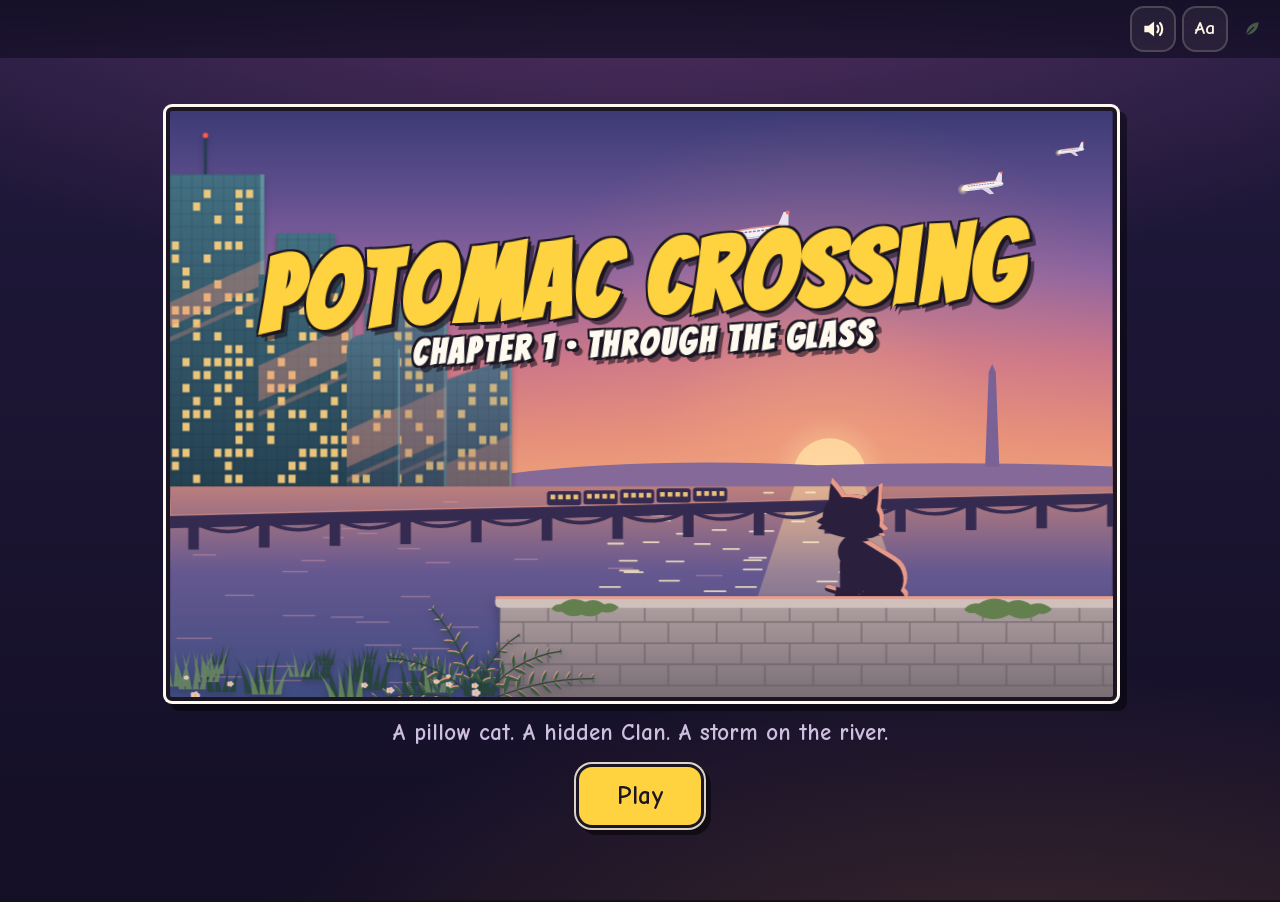
<file: index.html>
<!DOCTYPE html>
<html lang="en">
<head>
<meta charset="utf-8">
<meta name="viewport" content="width=device-width, initial-scale=1, viewport-fit=cover">
<title>Potomac Crossing</title>
<meta name="description" content="A graphic-novel story game: a pillow cat joins CrystalClan on a mythic Potomac River.">
<link rel="manifest" href="manifest.webmanifest">
<meta name="theme-color" content="#211a3d">
<meta name="color-scheme" content="dark">
<meta name="mobile-web-app-capable" content="yes">
<meta name="apple-mobile-web-app-capable" content="yes">
<meta name="apple-mobile-web-app-status-bar-style" content="black-translucent">
<meta name="apple-mobile-web-app-title" content="Potomac Crossing">
<link rel="apple-touch-icon" href="icons/icon-180.png">
<link rel="icon" type="image/png" sizes="192x192" href="icons/icon-192.png">
<link rel="stylesheet" href="fonts/fonts.css">
<style>
:root{
  --ink:#1b1622; --ink-2:#3a3046;
  --dusk-0:#140f26; --dusk-1:#211a3d; --dusk-2:#3a2858; --plum:#5a3466; --ember:#f39a4a;
  --gold:#ffd23f; --gold-2:#ffb52e; --cream:#fffaf0; --paper:#fbf3df; --caption:#ffe8a3;
  --leaf:#86c46f; --sky:#9fd3ff; --rose:#ff8fa3; --good:#3fa45b;
  --text:#fff6e4; --text-dim:#cdbfe0;
  --comic:"Comic Neue","Chalkboard SE","Comic Sans MS",ui-rounded,sans-serif;
  --shout:"Bangers","Marker Felt",Impact,sans-serif;
  --digits:"Andika",ui-rounded,system-ui,sans-serif;   /* times-table numbers: a 1 with a foot, a plain 7 and 0 */
  --fs:clamp(17px, 1.1vw + 12px, 22px);
  --scale:1;
  --bar:56px;
  --lift:0 0 0 2px rgba(255,246,228,.85), 5px 5px 0 2px rgba(0,0,0,.5);
  --lift-press:0 0 0 2px rgba(255,246,228,.85), 1px 1px 0 2px rgba(0,0,0,.5);
  --gap:16px;
  --sl:env(safe-area-inset-left,0px); --sr:env(safe-area-inset-right,0px);
  --st:env(safe-area-inset-top,0px); --sb:env(safe-area-inset-bottom,0px);
}
html.big{--scale:1.2}
*{box-sizing:border-box;-webkit-tap-highlight-color:transparent}
html,body{margin:0;height:100%}
body{
  font-family:var(--comic);font-size:calc(var(--fs) * var(--scale));line-height:1.35;color:var(--text);
  background:
    radial-gradient(130% 70% at 50% -10%, var(--plum) 0%, rgba(90,52,102,0) 60%),
    radial-gradient(90% 50% at 80% 110%, rgba(243,154,74,.18) 0%, rgba(243,154,74,0) 70%),
    linear-gradient(180deg, var(--dusk-1) 0%, var(--dusk-0) 100%);
  background-attachment:fixed;min-height:100dvh;overflow-x:hidden;
  -webkit-text-size-adjust:100%;text-size-adjust:100%;
}
button,input,textarea{font:inherit;color:inherit}
button{cursor:pointer;touch-action:manipulation;border:0;background:none;padding:0}
a{color:var(--gold)}
[hidden]{display:none!important}
#app{overflow-x:clip}   /* the .enter slide never widens the page sideways */
:focus-visible{outline:3px solid var(--gold);outline-offset:3px}
.sr{position:absolute!important;width:1px;height:1px;overflow:hidden;clip:rect(0 0 0 0);white-space:nowrap}

/* ---------- top bar ---------- */
.bar{position:sticky;top:0;z-index:20;display:flex;align-items:center;gap:6px;
  padding:calc(6px + var(--st)) calc(10px + var(--sr)) 6px calc(10px + var(--sl));min-height:calc(var(--bar) + var(--st));
  background:linear-gradient(180deg, rgba(20,15,38,.92), rgba(20,15,38,.72));-webkit-backdrop-filter:blur(8px);backdrop-filter:blur(8px)}
.bar-title{flex:1;min-width:0;font-family:var(--shout);font-size:22px;letter-spacing:.04em;color:var(--gold);
  white-space:nowrap;overflow:hidden;text-overflow:ellipsis;text-shadow:2px 2px 0 var(--ink)}
.bar-title small{font-family:var(--comic);font-size:14px;letter-spacing:0;color:var(--text-dim);text-shadow:none;margin-left:8px;font-weight:700}
.iconbtn{width:46px;height:46px;border-radius:14px;display:grid;place-items:center;color:var(--text);
  border:2px solid rgba(255,246,228,.18);background:rgba(255,246,228,.06);flex:none}
.iconbtn svg{width:26px;height:26px}
.iconbtn[aria-pressed="true"]{background:var(--gold);color:var(--ink);border-color:var(--ink);box-shadow:2px 2px 0 var(--ink)}
.iconbtn.text{font-weight:700;font-size:19px;font-family:var(--comic)}
.iconbtn:active{transform:translate(1px,1px)}
.iconbtn.invisible{visibility:hidden}

/* ---------- screens ---------- */
#screen{padding:12px calc(16px + var(--sr)) calc(28px + var(--sb)) calc(16px + var(--sl));min-height:calc(100dvh - var(--bar) - var(--st))}
.enter{animation:enter .26s ease-out both}
@keyframes enter{from{opacity:0;transform:translateX(14px)}to{opacity:1;transform:none}}
.enter-back{animation:enterback .26s ease-out both}
@keyframes enterback{from{opacity:0;transform:translateX(-14px)}to{opacity:1;transform:none}}

/* ---------- the comic frame ---------- */
.frame{display:flex;flex-direction:column;gap:14px;max-width:880px;margin:0 auto;min-height:calc(100dvh - var(--bar) - var(--st) - 52px);justify-content:center}
/* portrait: captions over the panel, then the panel, then stacked balloons and the interaction */
.frame .col{display:contents}
.frame .col-top{order:0;display:flex;flex-direction:column;gap:10px}
.frame .panel-side{order:1;display:flex;flex-direction:column;align-items:center;justify-content:center}
.frame .stack{order:2}
.frame .interact{order:3;display:flex;flex-direction:column;gap:12px}
.frame .col-top:empty,.frame .stack:empty,.frame .interact:empty{display:none}
.panel{position:relative;width:min(100%, calc((100dvh - var(--bar) - var(--st) - 40px) * 1.6));aspect-ratio:16/10;
  border:4px solid var(--ink);border-radius:6px;overflow:hidden;background:#2b2347;
  box-shadow:0 0 0 3px var(--cream), 7px 7px 0 3px rgba(0,0,0,.45);margin:3px 0 0 3px;flex:none}
.panel.tappable{cursor:pointer}
.panel .art,.panel .art > svg,.panel .art > img{position:absolute;inset:0;width:100%;height:100%;display:block}
.panel .art > img{object-fit:cover}
.panel .ov{position:absolute;inset:0;pointer-events:none}
.panel .ov > svg{position:absolute;inset:0;width:100%;height:100%;overflow:visible}
.panel .flash{position:absolute;inset:0;background:#fff;opacity:0;pointer-events:none}

.ov .btext{position:absolute;font-family:var(--comic);font-weight:700;color:var(--ink);text-align:center;
  font-size:var(--bfs,18px);line-height:1.22;padding:0;margin:0;overflow-wrap:break-word;hyphens:manual}
.ov .btext.shout{font-family:var(--shout);font-weight:400;letter-spacing:.03em;font-size:calc(var(--bfs,18px) * 1.18);line-height:1.08}
.ov .btext.whisper{font-weight:400;font-style:italic}
.ov .btext.think{font-weight:400}
.ov .ctext{position:absolute;font-family:var(--comic);font-weight:700;color:var(--ink);font-size:var(--bfs,18px);line-height:1.25;
  background:var(--caption);border:3px solid var(--ink);padding:.35em .6em;box-shadow:3px 3px 0 rgba(27,22,34,.55);margin:0}
.ov .tagin{display:table;margin:0 auto .2em;font-family:var(--comic);font-size:.62em;font-weight:700;letter-spacing:.02em;line-height:1.3;background:var(--ink);color:var(--cream);border-radius:999px;padding:.05em .75em;white-space:nowrap}
/* a balloon's digits (the Warrior Counts she watches: "7 × 8", "56"), small in Andika on a tag under its edge */
.dpill{font-family:var(--digits);font-weight:700;letter-spacing:.04em;line-height:1.15;white-space:nowrap;background:var(--ink);color:var(--gold);
  border:2px solid var(--cream);border-radius:999px;padding:.08em .62em .12em;box-shadow:2px 2px 0 rgba(0,0,0,.35)}
.ov .dpill{position:absolute;font-size:calc(var(--bfs,18px) * .82)}
.sb .dpill{display:inline-block;margin:0 0 0 .5em;font-size:.82em;font-style:normal;vertical-align:.1em}

/* captions (narration boxes) */
.caption{margin:0;background:var(--caption);color:var(--ink);border:3px solid var(--ink);border-radius:3px;
  padding:.5em .75em;font-weight:700;box-shadow:4px 4px 0 rgba(0,0,0,.4);transform:rotate(-.35deg)}
.caption:nth-child(even){transform:rotate(.3deg)}
.caption em{font-style:italic}

/* balloons stacked under the panel when space is tight */
.stack{display:flex;flex-direction:column;gap:12px}
.sb{position:relative;margin:4px 0 0 10px;background:var(--cream);color:var(--ink);border:3px solid var(--ink);border-radius:26px;
  padding:.55em .9em .6em;font-weight:700;box-shadow:3px 3px 0 rgba(0,0,0,.4);align-self:flex-start;max-width:100%}
.sb::before{content:"";position:absolute;left:26px;top:-15px;width:18px;height:18px;background:var(--cream);
  border-left:3px solid var(--ink);border-top:3px solid var(--ink);transform:skewX(28deg) rotate(18deg);border-radius:2px 0 0 0}
.sb .who{display:inline-block;font-size:.68em;background:var(--ink);color:var(--cream);border-radius:999px;padding:.05em .7em;margin:0 .45em .2em 0;vertical-align:.12em;letter-spacing:.02em}
.sbrow{display:flex;align-items:flex-end;gap:8px;align-self:flex-start;max-width:100%}
.sbrow.right{align-self:flex-end;flex-direction:row-reverse}
.sbrow .sb{align-self:auto;min-width:0}
.sface{flex:none;width:52px;height:52px;border-radius:50%;border:3px solid var(--ink);background:radial-gradient(circle at 50% 35%, #ffe6b8, #e9a868);overflow:hidden;box-shadow:2px 2px 0 rgba(0,0,0,.4);margin-bottom:-2px}
.sface svg{width:100%;height:100%;display:block}
.sface + .sb{margin:0 0 0 6px}
.sface + .sb::before{left:-12px;top:auto;bottom:12px;width:15px;height:15px;border:0;border-left:3px solid var(--ink);border-bottom:3px solid var(--ink);transform:rotate(45deg);border-radius:0 0 0 3px}
.sbrow.right .sface + .sb{margin:0 6px 0 0}
.sbrow.right .sface + .sb::before{left:auto;right:-12px;border-left:0;border-bottom:0;border-right:3px solid var(--ink);border-top:3px solid var(--ink);transform:rotate(45deg);border-radius:0 3px 0 0}
.sb.right{align-self:flex-end;margin:4px 10px 0 0}
.sb.right::before{left:auto;right:26px;transform:skewX(-28deg) rotate(-18deg) scaleX(-1)}
.sb.shout{border-width:4px;border-radius:12px;font-family:var(--shout);font-weight:400;letter-spacing:.03em;font-size:1.15em}
.sb.shout .who{font-family:var(--comic);font-weight:700;letter-spacing:0;font-size:.6em}
.sb.whisper{border-style:dashed;font-weight:400;font-style:italic}
.sb.think{border-radius:40px;font-weight:400}

/* sound effects live in the overlay svg */
.sfx text{font-family:var(--shout);paint-order:stroke fill;stroke:var(--ink);stroke-linejoin:round}
.sfx{transform-box:fill-box;transform-origin:center}
.pop{animation:pop .42s cubic-bezier(.2,1.6,.4,1) both}
@keyframes pop{0%{transform:scale(.2) rotate(-14deg);opacity:0}100%{transform:scale(1);opacity:1}}

/* fx owned by the UI */
.fx-shake{animation:shake .6s cubic-bezier(.36,.07,.19,.97) both}
@keyframes shake{10%,90%{transform:translate(-2px,1px)}20%,80%{transform:translate(4px,-2px)}30%,50%,70%{transform:translate(-7px,2px)}40%,60%{transform:translate(7px,-1px)}}
.fx-flash .flash{animation:flash .7s ease-out both}
@keyframes flash{0%{opacity:0}12%{opacity:.92}30%{opacity:.15}42%{opacity:.6}100%{opacity:0}}

/* ---------- buttons ---------- */
.btn{display:inline-flex;align-items:center;justify-content:center;gap:.4em;min-height:56px;padding:.45em 1.2em;border-radius:16px;
  background:var(--cream);color:var(--ink);border:3px solid var(--ink);box-shadow:var(--lift);font-weight:700;
  text-decoration:none;transition:transform .06s, box-shadow .06s}
.btn:active{transform:translate(3px,3px);box-shadow:var(--lift-press)}
.btn:disabled{opacity:.5;cursor:default;transform:none;box-shadow:none;filter:saturate(.4)}
.btn.go{background:var(--gold)}
.btn.big{font-size:1.15em;min-height:64px;padding:.4em 1.5em}
.btn.quiet{background:rgba(255,250,240,.12);color:var(--text);border-color:rgba(255,246,228,.5);box-shadow:none}
.btn svg{width:1.1em;height:1.1em}
.next-row{display:flex;justify-content:flex-end;gap:12px;align-items:center;position:sticky;bottom:calc(10px + var(--sb));z-index:5;pointer-events:none}
.next-row .btn{pointer-events:auto}
/* a page of choices has no Next to keep in reach: Back keeps its place under the options (sticky, on a
   page taller than the screen, it floated over them, and a tap on an option's words went Back) */
.frame[data-kind="choice"] .next-row{position:static}
/* Back sits at the left of every frame's bottom row, as big as Next; invisible (but holding its place)
   on the first frame */
.btn.back{margin-right:auto}
.btn.back.nohist{visibility:hidden}
/* a row too narrow for everything (the landscape text column) wraps upward: Back stays bottom-left,
   the main button moves up to the right */
.next-row:has(> .btn.back),.row.end:has(> .btn.back){flex-wrap:wrap-reverse}
.next-row .btn,.row.end .btn{white-space:nowrap}
/* the look chooser: "That's me!" rides along the bottom on an opaque strip the column's width, so a
   tap beside it never lands on a swatch underneath */
.frame[data-kind="look"] .next-row{position:sticky;bottom:0;pointer-events:auto;padding:16px 0 calc(10px + var(--sb));margin-top:-6px;
  background:linear-gradient(180deg, rgba(20,15,38,0) 0, var(--dusk-0) 14px)}
.choices{display:flex;flex-direction:column;gap:12px}
.choice{display:block;width:100%;text-align:left;min-height:60px;padding:.6em .9em .6em 3em;position:relative;
  background:var(--cream);color:var(--ink);border:3px solid var(--ink);border-radius:6px;box-shadow:var(--lift);font-weight:700;
  transition:transform .06s, box-shadow .06s}
.choice:nth-child(odd){transform:rotate(-.4deg)}
.choice:nth-child(even){transform:rotate(.35deg)}
.choice::before{content:attr(data-n);position:absolute;left:.55em;top:50%;margin-top:-.85em;width:1.7em;height:1.7em;border-radius:50%;
  background:var(--gold);border:2.5px solid var(--ink);display:grid;place-items:center;font-family:var(--shout);font-size:.95em;line-height:1}
.choice:active{transform:translate(3px,3px);box-shadow:var(--lift-press)}
.prompt{margin:2px 0 0;font-weight:700;color:var(--gold);font-size:1.02em}

/* ---------- inputs ---------- */
.field{width:100%;min-height:60px;padding:.4em .7em;border-radius:12px;border:3px solid var(--ink);background:var(--cream);color:var(--ink);
  font-weight:700;font-size:1.1em;box-shadow:inset 2px 2px 0 rgba(0,0,0,.08)}
textarea.field{min-height:120px;resize:vertical;line-height:1.3}
.field::placeholder{color:#9b8fa8;font-weight:400}
.chips{display:flex;flex-wrap:wrap;gap:10px}
.chip{min-height:50px;padding:.3em 1em;border-radius:999px;background:var(--cream);color:var(--ink);border:3px solid var(--ink);
  box-shadow:var(--lift);font-weight:700}
.chip[aria-pressed="true"]{background:var(--gold)}
.chip:active{transform:translate(2px,2px);box-shadow:var(--lift-press)}
.preview{font-family:var(--shout);font-size:1.7em;letter-spacing:.03em;color:var(--gold);text-shadow:3px 3px 0 var(--ink);min-height:1.2em;line-height:1.1}
.preview small{display:block;font-family:var(--comic);font-size:.48em;letter-spacing:0;color:var(--text-dim);text-shadow:none;font-weight:700}
.row{display:flex;gap:12px;flex-wrap:wrap;align-items:center}
.row.end{justify-content:flex-end}
.hint{color:var(--text-dim);font-size:.85em;margin:0}

/* ---------- chapter 11: the Type screen, her new ending after her first part (one row; the field wraps
   under her first part where the row does not fit) ---------- */
.ending-row{display:flex;flex-wrap:wrap;align-items:center;gap:6px 10px}
.ending-name{flex:none;max-width:100%;font-family:var(--shout);font-size:1.5em;letter-spacing:.03em;color:var(--gold);
  text-shadow:3px 3px 0 var(--ink);line-height:1.1;overflow-wrap:anywhere}
.ending-row .field{flex:1 1 9em;width:auto;min-width:min(9em, 100%)}
.ending-preview{overflow-wrap:anywhere}

/* ---------- look chooser ---------- */
.look{display:flex;flex-direction:column;gap:14px}
.look h3{margin:0 0 6px;font-family:var(--shout);font-weight:400;font-size:1.25em;letter-spacing:.04em;color:var(--gold);text-shadow:2px 2px 0 var(--ink)}
.sw-row{display:flex;flex-wrap:wrap;gap:10px 8px}
.sw{display:flex;flex-direction:column;align-items:center;gap:3px;width:88px;padding:4px 2px;border-radius:14px;color:var(--text);font-size:calc(var(--fs) * var(--scale) * .72);font-weight:700;line-height:1.1;text-align:center}
html.big .sw{font-size:max(15px, calc(var(--fs) * var(--scale) * .72))}
.sw.wide{width:7.7em}
.sw > span{display:-webkit-box;-webkit-box-orient:vertical;-webkit-line-clamp:2;line-clamp:2;overflow:hidden;max-width:100%;overflow-wrap:anywhere}
.sw svg{width:58px;height:58px;display:block;border-radius:50%;border:3px solid var(--ink);box-shadow:3px 3px 0 rgba(0,0,0,.45);background:#fff}
.sw[aria-pressed="true"]{background:rgba(255,210,63,.18)}
.sw[aria-pressed="true"] svg{border-color:var(--gold);box-shadow:0 0 0 3px var(--ink),0 0 14px 2px rgba(255,210,63,.65)}
.sw.word{width:auto;min-width:120px;flex-direction:row;padding:0}
.sw.word span{display:block;-webkit-line-clamp:none;line-clamp:none;overflow:visible;overflow-wrap:normal;max-width:none;min-height:54px;padding:.55em 1.1em;border-radius:14px;border:3px solid var(--ink);background:var(--cream);color:var(--ink);font-size:calc(var(--fs) * var(--scale));box-shadow:var(--lift)}
.sw.word[aria-pressed="true"]{background:none}
.sw.word[aria-pressed="true"] span{background:var(--gold)}

/* ---------- the Counts ---------- */
.counts{display:flex;flex-direction:column;gap:12px;align-items:stretch;container-type:inline-size}
/* sized by the lesson column (cqi), not the window: "10 × 10 = 100" fits the narrowest column with
   a little to spare, in Andika's rounder (wider) numbers. (Safari sizes a cqi font by the page zoom
   too: at 115% the line was 15% bigger than its column allowed and the answer's last zero was cut
   off. So the slot never shrinks under its digits, and the page measures the line and sets it
   smaller when, and only when, it is wider than its column: ui.js, fitQ) */
.q{font-family:var(--digits);font-weight:700;font-size:52px;font-size:clamp(40px, 14cqi, 96px);max-width:100%;letter-spacing:.01em;line-height:1;text-align:center;color:var(--cream);
  text-shadow:4px 4px 0 var(--ink);display:flex;justify-content:center;align-items:center;gap:.22em;font-variant-numeric:tabular-nums;margin:2px 0}
.q .slot{flex:none;min-width:1.3em;padding:.06em .25em .02em;border-radius:12px;border:4px solid var(--ink);background:var(--cream);color:var(--ink);text-shadow:none;box-shadow:var(--lift)}
.q .slot.empty{color:#b9a9c9}
.q .slot.right{background:#c9f2c0}
.q .slot.miss{background:var(--caption)}
.q .x{color:var(--gold)}
.keypad{display:grid;grid-template-columns:repeat(3,1fr);gap:10px;max-width:420px;width:100%;margin:0 auto}
.key{min-height:64px;border-radius:16px;background:var(--cream);color:var(--ink);border:3px solid var(--ink);box-shadow:var(--lift);
  font-family:var(--digits);font-weight:700;font-size:32px;display:grid;place-items:center;user-select:none;-webkit-user-select:none}
.key:active{transform:translate(3px,3px);box-shadow:var(--lift-press)}
.key.ok{background:var(--gold)}
.key.del svg{width:34px;height:34px}
.key:disabled{opacity:.4}
.keypad.locked .key{pointer-events:none}
.padwrap{position:relative;width:100%}
.keypad.away{visibility:hidden}
.gotit{position:absolute;inset:0;display:flex;align-items:center;justify-content:center}
.frame[data-kind="lesson"]{justify-content:flex-start}
.lesson-panel{background:#e8cf98}
.lesson-panel .art > svg{background:#e8cf98}
.counter{font-family:var(--digits);font-weight:700;font-size:1.25em;letter-spacing:.03em}

/* ---------- title ---------- */
.title-screen{max-width:1100px;margin:0 auto;display:flex;flex-direction:column;align-items:center;justify-content:center;gap:16px;min-height:calc(100dvh - var(--bar) - var(--st) - 52px)}
.tagline{margin:0;text-align:center;font-weight:700;color:var(--text-dim);font-size:1.05em}
.title-screen .panel{width:min(100%, calc((100dvh - var(--bar) - 250px) * 1.6))}
.logo{position:absolute;left:0;right:0;top:6%;text-align:center;font-family:var(--shout);font-size:clamp(40px, 9.5vw, 104px);line-height:.92;
  letter-spacing:.04em;color:var(--gold);-webkit-text-stroke:0;text-shadow:3px 3px 0 var(--ink),-2px -2px 0 var(--ink),2px -2px 0 var(--ink),-2px 2px 0 var(--ink),6px 7px 0 rgba(27,22,34,.6);
  transform:rotate(-2.5deg);pointer-events:none}
.logo small{display:block;font-size:.34em;letter-spacing:.08em;color:var(--cream)}
.title-cta{display:flex;flex-direction:column;align-items:center;gap:14px}

/* ---------- who's playing ---------- */
.page{max-width:980px;margin:0 auto;display:flex;flex-direction:column;gap:18px}
.h1{font-family:var(--shout);font-weight:400;font-size:clamp(34px, 5vw, 54px);overflow-wrap:anywhere;letter-spacing:.04em;color:var(--gold);text-shadow:3px 3px 0 var(--ink);margin:6px 0 0;line-height:1;text-align:center}
.h2{font-family:var(--shout);font-weight:400;font-size:1.6em;letter-spacing:.04em;color:var(--gold);text-shadow:2px 2px 0 var(--ink);margin:0;line-height:1.05}
.page.center{min-height:calc(100dvh - var(--bar) - var(--st) - 52px);justify-content:center}
.cats{display:flex;flex-wrap:wrap;justify-content:center;gap:20px}
.cats .catcard{width:216px}
.catcard{display:flex;flex-direction:column;align-items:center;gap:6px;padding:14px 10px 16px;border-radius:10px;background:var(--cream);color:var(--ink);
  border:4px solid var(--ink);box-shadow:var(--lift);text-align:center;min-height:250px}
.catcard:nth-child(odd){transform:rotate(-.8deg)}
.catcard:nth-child(even){transform:rotate(.7deg)}
.catcard:active{transform:translate(3px,3px);box-shadow:var(--lift-press)}
.catcard .face{width:150px;height:130px;display:grid;place-items:center;border-radius:12px;background:radial-gradient(circle at 50% 40%, #ffe6b8, #f3b875)}
.catcard .face svg{width:100%;height:100%;display:block}
.catcard b{font-size:1.15em;line-height:1.1;overflow-wrap:anywhere;max-width:100%}
.catcard b.long{font-size:.86em}   /* "Thunderwhiskerpaw" fits one line, Bigger text too */
.catcard span{font-size:.8em;color:#5a4d66;font-weight:700}
.catcard.new{background:rgba(255,250,240,.1);color:var(--text);border-style:dashed;border-color:var(--cream);box-shadow:none}
.catcard.new .face{background:rgba(255,250,240,.08);font-family:var(--shout);font-size:80px;color:var(--gold)}
.catcard.new span{color:var(--text-dim)}
.note{color:var(--text-dim);text-align:center;font-size:.9em;margin:0}

/* ---------- hub, book, hollow, nest ---------- */
.hub{display:grid;grid-template-columns:1fr;gap:14px;max-width:560px;margin:0 auto;width:100%}
.hub .btn{justify-content:flex-start;text-align:left;min-height:66px;font-size:1.05em}
.hub .btn i{font-style:normal;display:grid;place-items:center;width:44px;height:44px;flex:none}
.hub .btn i svg{width:40px;height:40px}
.hero{display:flex;gap:18px;align-items:center;justify-content:center;flex-wrap:wrap}
.hero .face{width:170px;height:150px}
.hero .face svg{width:100%;height:100%}

.book{max-width:760px;margin:0 auto;background:var(--paper);color:var(--ink);border:4px solid var(--ink);border-radius:6px;
  box-shadow:8px 8px 0 rgba(0,0,0,.45);padding:28px clamp(18px, 4vw, 44px) 32px;position:relative}
.book::after{content:"";position:absolute;inset:8px;border:2px solid rgba(27,22,34,.18);border-radius:3px;pointer-events:none}
.book h1{font-family:var(--shout);font-weight:400;font-size:clamp(38px, 6vw, 62px);overflow-wrap:anywhere;letter-spacing:.04em;line-height:1;margin:0;text-align:center;color:var(--ember);
  text-shadow:3px 3px 0 var(--ink)}
.book h1.long{font-size:clamp(28px, 4.6vw, 50px)}
.book .chap{text-align:center;font-weight:700;margin:6px 0 14px;color:var(--ink-2)}
.book h2.chap{font-family:var(--shout);font-weight:400;font-size:1.55em;letter-spacing:.04em;color:var(--ink);margin:18px 0 10px;line-height:1.05}
.book .bookpage + .bookpage{border-top:3px dashed rgba(27,22,34,.25);padding-top:6px;margin-top:18px}
.book .bookpage{scroll-margin-top:calc(var(--bar) + var(--st) + 14px)}   /* "See your book" lands on her page below the sticky bar */
.book .bookpage:first-of-type h2.chap{margin-top:4px}
.book .portrait{width:min(300px, 70%);margin:6px auto 12px;aspect-ratio:1/0.9;border:4px solid var(--ink);border-radius:50% 50% 46% 46%;overflow:hidden;
  background:radial-gradient(circle at 50% 35%, #ffe2a6, #f0a868 70%, #c9785a)}
.book .portrait svg{width:100%;height:100%;display:block}
.book p{margin:0 0 .7em}
.book .dream{background:var(--caption);border:3px solid var(--ink);padding:.6em .9em;font-style:italic;box-shadow:3px 3px 0 rgba(0,0,0,.25);margin-top:14px}
.book .sig{text-align:right;color:var(--ink-2);font-size:.85em;margin-top:16px}
/* the dragonets: a page for each she has found (room for her own drawing), the rest as silhouettes */
.book .dragonet{display:flex;gap:16px;align-items:flex-start;margin:6px 0 12px}
.book .dn-pic{flex:none;width:clamp(110px, 26%, 190px);aspect-ratio:1;border:3px solid var(--ink);border-radius:14px;overflow:hidden;
  background:radial-gradient(circle at 50% 30%, #dfe8ee, #a9b8c4 75%)}
.book .dn-pic svg{width:100%;height:100%;display:block}
.book .dn-text{flex:1;min-width:0}
.book .dn-text h3{font-family:var(--shout);font-weight:400;font-size:1.5em;letter-spacing:.04em;margin:0 0 .2em}
.book .dn-draw{border:3px dashed rgba(27,22,34,.4);border-radius:10px;min-height:150px;display:flex;align-items:flex-end;justify-content:flex-end;
  padding:6px 10px;color:rgba(27,22,34,.55);font-size:.8em;font-style:italic;margin-top:8px}
.book .dn-find{display:grid;grid-template-columns:repeat(auto-fill, minmax(96px, 1fr));gap:10px;margin-top:6px}
.book .dragonet.sil{flex-direction:column;align-items:center;margin:0}
.book .dn-more{text-align:center;font-weight:700;color:var(--ink-2);margin:.5em 0 0}
.book .dragonet.sil .dn-pic{width:100%;background:radial-gradient(circle at 50% 30%, #f3e9d2, #d9c7a1 80%)}
.book .dragonet.sil .dn-pic svg{filter:brightness(0);opacity:.42}
.coming{max-width:760px;margin:22px auto 0;background:linear-gradient(135deg, #2c2257, #4a2a5c);border:4px solid var(--ink);border-radius:8px;
  padding:20px 22px;box-shadow:6px 6px 0 rgba(0,0,0,.5);position:relative;overflow:hidden}
.coming .h2{font-size:1.9em}
.coming p{margin:.5em 0 0}
.coming .soon{display:inline-block;font-family:var(--shout);letter-spacing:.05em;background:var(--ember);color:var(--ink);padding:.1em .6em;border:3px solid var(--ink);transform:rotate(-3deg);margin-bottom:6px}
.links{display:flex;flex-wrap:wrap;gap:12px;justify-content:center;margin:20px auto 0;max-width:760px}

.solo-panel{display:flex;justify-content:center}
.solo-panel .panel{width:min(100%, 760px, calc((100dvh - var(--bar) - 260px) * 1.6))}
/* her warrior name in lettering (chapter 11, ui.js richN): whole on a line when it fits, broken at the join only when not */
.wn{display:inline-block;max-width:100%}
.endcap{margin:4px 0 0;text-align:center;font-family:var(--shout);font-size:2em;letter-spacing:.06em;color:var(--gold);text-shadow:3px 3px 0 var(--ink);transform:rotate(-2deg)}
/* (chapter 11's endcap with her warrior name, with Aa: a hair smaller, so the first half of a 26-letter name fits a
   1024 x 700 column, 334px in 323; every line breaks where it did. Only an endcap with her name in it: chapter 11's) */
html.big .endcap:has(.wn){font-size:1.9em}
.nest-grid{display:grid;grid-template-columns:repeat(auto-fill, minmax(150px, 1fr));gap:14px}
.treasure{background:var(--cream);color:var(--ink);border:3px solid var(--ink);border-radius:12px;box-shadow:var(--lift);
  padding:10px 10px 12px;text-align:center;font-weight:700;font-size:.85em;line-height:1.2;position:relative}
.treasure svg{width:84px;height:84px;display:block;margin:0 auto 6px}
.treasure .n{position:absolute;top:6px;right:8px;background:var(--gold);border:2px solid var(--ink);border-radius:999px;padding:0 7px;font-size:.9em}
.reward{display:flex;flex-direction:column;align-items:center;gap:10px;text-align:center;padding:14px;background:var(--cream);color:var(--ink);
  border:4px solid var(--ink);border-radius:12px;box-shadow:var(--lift);max-width:420px;margin:0 auto}
.reward svg{width:130px;height:130px}
.glow-note{color:var(--gold);font-weight:700;text-align:center}
/* chapter 2: the hub's next chapter, the Hollow's Counts, gifts in the nest */
.hub .btn.hub-next{min-height:78px;font-size:1.12em}
.hub .hub-next span{display:flex;flex-direction:column;align-items:flex-start;line-height:1.12}
.hub .hub-next small{font-size:.68em;font-weight:700;opacity:.75;margin-top:3px}
.counts-pick{display:grid;grid-template-columns:repeat(auto-fit, minmax(210px, 1fr));gap:12px}
.counts-pick .btn{width:100%}
.glowdot{display:inline-block;width:.8em;height:.8em;border-radius:50%;background:radial-gradient(circle, #fff6b0 0, #ffd23f 45%, #ff9f1c 100%);
  box-shadow:0 0 10px 3px rgba(255,210,63,.75);border:2px solid var(--ink);margin-right:.15em;flex:none}
/* on a gold button a gold dot vanished into it (it read as an empty radio button): a sparkle there */
.btn.go .glowdot{width:1.15em;height:1.15em;background:none;border:0;border-radius:0;box-shadow:none;filter:drop-shadow(0 0 4px #fff)}
.glowdot svg{display:none}
.btn.go .glowdot svg{display:block;width:100%;height:100%;fill:#fffbe6;stroke:var(--ink);stroke-width:2.2;stroke-linejoin:round}
/* the Warrior Counts (docs/warrior-counts.md): the hub's big button for them (the paw print, an ember
   edge so it reads as the test and not a chapter) and the quiet "again" under the Ceremony's; the four
   paw prints above the question line, each filling from the heel as she goes (how far, never how well);
   the tricky ones written out in Andika under Tallyheart's balloon; a small paw on the Hollow's Counts */
.hub .btn.hub-warrior{background:linear-gradient(135deg, var(--gold) 0%, var(--gold) 62%, var(--ember) 100%)}
.hub .btn.hub-warrior i svg,.hub .btn.hub-again i svg{width:38px;height:38px}
.wpaws{display:flex;justify-content:center;gap:clamp(10px, 4cqi, 22px);margin:0 auto -2px}
.wpaw{width:clamp(30px, 9cqi, 44px);height:clamp(30px, 9cqi, 44px);flex:none;overflow:visible}
.wpaw-e{fill:rgba(255,250,240,.1);stroke:rgba(255,246,228,.6);stroke-width:2.6;stroke-linejoin:round}
.wpaw-f{fill:var(--gold);stroke:var(--ink);stroke-width:2.6;stroke-linejoin:round}
.wpaw.full{filter:drop-shadow(0 0 5px rgba(255,210,63,.55))}
/* two chips a row at any text size (a grid: with Bigger text a wrapping row fell to one a row, and the
   not-yet's last page ran past the screen in landscape) */
.wchips{display:grid;grid-template-columns:repeat(2,max-content);justify-content:start;gap:6px 8px;margin:-2px 0 2px 64px;max-width:calc(100% - 64px)}
html.big .wchip{font-size:.85em}
.wchip{font-family:var(--digits);font-weight:700;font-size:1em;letter-spacing:.02em;line-height:1.1;white-space:nowrap;background:var(--ink);color:var(--gold);
  border:2px solid var(--cream);border-radius:10px;padding:.18em .5em .22em;box-shadow:2px 2px 0 rgba(0,0,0,.35)}
.trickypaw{display:inline-grid;place-items:center;width:1.3em;height:1.3em;flex:none;margin-right:.1em}
.trickypaw svg{width:100%;height:100%;display:block}
/* the Hollow's tricky paw sits in its button's left padding, so a marked Count's name keeps its line
   (inline, it wrapped "Spiders’ legs · the 8s" and pushed the 8s and My nest further down); with Bigger
   text a 1em paw and 1.3em of padding, as the polish release's tighter Aa padding needs */
.counts-pick .btn{position:relative}
.counts-pick .btn .trickypaw{position:absolute;left:.3em;top:50%;width:1.1em;height:1.1em;margin:0;transform:translateY(-50%)}
html.big .frame[data-kind="hollow"] .counts-pick .btn.big:has(.trickypaw){padding-left:1.3em}
html.big .counts-pick .btn .trickypaw{left:.2em;width:1em;height:1em}
/* the help's last page in a sitting: "Got it!" (and A HUNDRED!'s Next) at the top of the keypad's place,
   just under the question line, so bringing it in keeps the anchor's reminder on the screen */
.frame[data-mode="warrior"] .gotit{align-items:flex-start}
/* (a re-sit after the Ceremony: her long warrior name labels her balloon on a line of its own, so "A HUNDRED!" stays whole) */
.frame[data-mode="warrior"] .sb .who.long{display:table;margin:0 0 .15em}
@media (orientation: landscape) and (max-height: 500px){
  .frame[data-mode="warrior"] .wpaws{gap:12px}
  .frame[data-mode="warrior"] .wpaw{width:28px;height:28px}
}
@media (max-width: 520px){
  .wchips{margin-left:0;max-width:100%}
}
.nest-h{margin:8px 0 -4px;font-size:1.35em}
.treasure small{display:block;font-weight:700;font-size:.92em;color:#7a5b2e;margin-top:3px}
.treasure.gift{background:#fff1c9}
.giftnote{display:flex;align-items:center;gap:10px;margin:0;align-self:center;padding:6px 16px 6px 8px;border-radius:999px;background:var(--cream);color:var(--ink);
  border:3px solid var(--ink);box-shadow:3px 3px 0 rgba(0,0,0,.4);font-weight:700;font-size:.92em;line-height:1.2}
.giftnote svg{width:44px;height:44px;flex:none}
/* the skip-count: the big running number over the picture (2, 4, 6…) */
.skipnum{position:absolute;left:0;right:0;top:2%;text-align:center;font-family:var(--digits);font-weight:700;font-size:clamp(40px, 7vw, 104px);line-height:1;
  color:var(--gold);text-shadow:4px 4px 0 var(--ink),-2px -2px 0 var(--ink),2px -2px 0 var(--ink),-2px 2px 0 var(--ink);font-variant-numeric:tabular-nums;pointer-events:none}
.skipnum.pop{transform-origin:50% 40%}
/* one group (Squall's raised forepaw): the number grows beside its lit claws, on the bare ground to
   the right of the picture's one cell; at the top centre it sat on his face */
.skipnum.one{left:71%;right:0;top:24%;text-align:left}
.skipnum.one.pop{transform-origin:15% 40%}
/* the glowing cat: a tap on it counts; a tap anywhere else makes it wiggle (no line, no penalty) */
.pc-hop{transform-box:fill-box;transform-origin:50% 100%}
.pc-hop.wiggle{animation:hopwiggle .55s ease-in-out}
@keyframes hopwiggle{0%,100%{transform:rotate(0)}18%{transform:rotate(-8deg)}38%{transform:rotate(7deg)}58%{transform:rotate(-5deg)}78%{transform:rotate(3deg)}}
.next-row .sr{pointer-events:auto}
/* the page a skip-count turns to: the number it reached, popping in */
.bignum{transform-box:fill-box;transform-origin:center}

/* ---------- chapter 4: her Case File, and the pages she taps ---------- */
/* its curl of bark in the top bar: there from the "Skritch" frame on, glowing on that frame, and
   wiggling once whenever a card goes in */
.iconbtn.filebtn{background:rgba(233,220,192,.16);border-color:rgba(233,220,192,.55)}
.iconbtn.filebtn svg{width:32px;height:32px;display:block}
.filebtn.glow{border-color:var(--gold);box-shadow:0 0 0 3px rgba(255,210,63,.4),0 0 16px 5px rgba(255,210,63,.75);animation:fileglow 1.5s ease-in-out infinite}
@keyframes fileglow{0%,100%{box-shadow:0 0 0 2px rgba(255,210,63,.3),0 0 10px 2px rgba(255,210,63,.5);transform:none}50%{box-shadow:0 0 0 4px rgba(255,210,63,.55),0 0 22px 8px rgba(255,210,63,.9);transform:scale(1.09)}}
.filebtn.got,.filebtn.nudge{animation:filegot 1.1s ease-in-out 1}
.filebtn.nudge{animation-duration:.8s}
@keyframes filegot{0%{transform:none;box-shadow:0 0 0 0 rgba(255,210,63,0)}15%{transform:rotate(-14deg) scale(1.15)}35%{transform:rotate(12deg) scale(1.22);box-shadow:0 0 20px 8px rgba(255,210,63,.95);border-color:var(--gold)}55%{transform:rotate(-8deg) scale(1.12)}75%{transform:rotate(5deg) scale(1.05)}100%{transform:none;box-shadow:0 0 0 0 rgba(255,210,63,0)}}
/* the card a frame gives her, under its panel: its picture, its mark and its line, and no other words */
.cardnote{display:flex;flex-wrap:wrap;gap:10px 18px;justify-content:center;align-self:center;max-width:100%}
.cn-card{display:flex;align-items:center;gap:12px;max-width:100%;transform-origin:20% 60%}
.cn-pic{flex:none;width:92px;transform:rotate(-3deg);filter:drop-shadow(3px 4px 0 rgba(0,0,0,.45))}
.cn-pic svg{display:block;width:100%;height:auto}
.cn-line{font-weight:700;color:var(--ink);background:#e9dcc0;border:3px solid var(--ink);border-radius:5px 13px 7px 11px;padding:.35em .75em .4em;box-shadow:3px 3px 0 rgba(0,0,0,.4);line-height:1.2;max-width:20em}
/* the instruction on a page she taps ("Tap the glitter."), and the curl shown in it on the file frame */
.tapline strong{color:var(--cream)}
.next-row .tapline{margin:0;pointer-events:auto;text-align:right;text-shadow:2px 2px 0 var(--ink)}
.tapicon{display:inline-block;width:2em;height:2em;vertical-align:middle;margin:-.5em 0 -.35em .15em;border-radius:10px;pointer-events:auto}
.tapicon svg{width:100%;height:100%;display:block}
/* the glitter Tap: the glint pulses softly; a tap on it makes it flare, a tap anywhere else makes it twinkle */
.tapspot{position:absolute;width:13%;aspect-ratio:1;transform:translate(-50%,-50%);pointer-events:none;z-index:1}
.tapspot svg{width:100%;height:100%;display:block;overflow:visible;transform-origin:50% 50%;animation:glint 1.6s ease-in-out infinite}
.ts-halo{fill:rgba(255,246,190,.34)}
.ts-star{fill:#fffbe6;stroke:#ffd23f;stroke-width:3;stroke-linejoin:round;filter:drop-shadow(0 0 5px #fff)}
.ts-core{fill:#fff}
@keyframes glint{0%,100%{transform:scale(.7) rotate(0);opacity:.72}50%{transform:scale(1) rotate(14deg);opacity:1}}
.tapspot.twinkle svg{animation:twinkle .5s ease-out 1}
@keyframes twinkle{0%{transform:scale(.8) rotate(0)}30%{transform:scale(1.3) rotate(40deg)}60%{transform:scale(.9) rotate(72deg)}100%{transform:scale(.8) rotate(90deg)}}
.tapspot.flare svg{animation:flare .7s ease-out 1 forwards}
@keyframes flare{0%{transform:scale(1);opacity:1}55%{transform:scale(3.4) rotate(30deg);opacity:1}100%{transform:scale(5) rotate(45deg);opacity:0}}
/* ... and when the art draws the glint itself (the pile's star of light, which pulses on its own), that is what twinkles and flares */
.art [data-art="glint"]{transform-box:fill-box;transform-origin:center}
.art [data-art="glint"].twinkle{animation:arttwinkle .5s ease-out 1}
@keyframes arttwinkle{0%{transform:scale(1) rotate(0)}35%{transform:scale(1.4) rotate(45deg)}100%{transform:scale(1) rotate(90deg)}}
.art [data-art="glint"].flare{animation:artflare .7s ease-out 1 forwards}
@keyframes artflare{0%{transform:scale(1);opacity:1}55%{transform:scale(2.4) rotate(30deg);opacity:1}100%{transform:scale(3.4) rotate(45deg);opacity:0}}
/* the bark Taps: curls of bark in a row on the sand, the next one glowing; each line under its piece */
.bark-panel{background:#e8cf98}
.bark-panel.ground-moss{background:#5d8246}
.bark-panel.ground-earth{background:#a27a55}
.bark-panel.ground-grit{background:#cbc7bc}
.bark-panel.ground-mud{background:#8f775a}
.bark-panel .art{display:flex;align-items:center;justify-content:center;background:radial-gradient(ellipse at 50% 55%, rgba(255,247,220,.6), rgba(255,247,220,0) 72%)}
.bark-row{display:flex;flex-wrap:wrap;align-items:flex-start;justify-content:center;gap:10px 2.6%;width:100%;padding:3% 3.5% 2%}
.bark{flex:0 1 21%;max-width:240px;min-width:0;display:flex;flex-direction:column;align-items:center;gap:.4em;transform-origin:50% 85%}
.bark-row.n1 .bark{flex-basis:31%}
.bark-row.n2 .bark{flex-basis:28%}
.bark-row.n3 .bark{flex-basis:25%}
.bark:nth-child(odd){transform:rotate(-2deg)}
.bark:nth-child(even){transform:rotate(1.6deg)}
.bark-pic{position:relative;display:block;width:100%;filter:drop-shadow(4px 5px 0 rgba(70,48,22,.38))}
.bark-pic svg{display:block;width:100%;height:auto}
.bark-line{display:block;min-height:2.4em;text-align:center;font-weight:700;color:var(--ink);line-height:1.18;overflow-wrap:break-word}
.ground-moss .bark-line,.ground-earth .bark-line,.ground-mud .bark-line{color:var(--cream);text-shadow:1.5px 1.5px 0 rgba(27,22,34,.7)}
.bark.next .bark-pic{filter:drop-shadow(0 0 10px rgba(255,214,70,.95)) drop-shadow(4px 5px 0 rgba(70,48,22,.38));animation:barkglow 1.5s ease-in-out infinite}
@keyframes barkglow{0%,100%{filter:drop-shadow(0 0 5px rgba(255,214,70,.7)) drop-shadow(4px 5px 0 rgba(70,48,22,.38))}50%{filter:drop-shadow(0 0 18px rgba(255,228,120,1)) drop-shadow(4px 5px 0 rgba(70,48,22,.38))}}
.bark.wiggle{animation:hopwiggle .55s ease-in-out}
.bark.fresh{animation:barkjig .5s ease-out}
@keyframes barkjig{0%{transform:scale(.9) rotate(-5deg)}40%{transform:scale(1.07) rotate(4deg)}70%{transform:scale(.98) rotate(-2deg)}100%{transform:scale(1) rotate(0)}}
.skritch{position:absolute;left:50%;top:-9%;transform:translateX(-50%) rotate(-8deg);font-family:var(--shout);font-style:normal;font-size:1.3em;letter-spacing:.06em;line-height:1;white-space:nowrap;color:#fff6dc;
  text-shadow:2px 2px 0 var(--ink),-1.5px -1.5px 0 var(--ink),1.5px -1.5px 0 var(--ink),-1.5px 1.5px 0 var(--ink);pointer-events:none;animation:skritch 1.2s ease-out both}
@keyframes skritch{0%{opacity:0;transform:translateX(-50%) rotate(-8deg) scale(.4)}18%{opacity:1;transform:translateX(-50%) rotate(-8deg) scale(1.12)}78%{opacity:1;transform:translateX(-50%) rotate(-8deg) scale(1)}100%{opacity:0;transform:translateX(-44%) rotate(-5deg) scale(1)}}
/* the Case File's screen, over the page: her cards on moss, in two groups */
.cfile{position:fixed;inset:0;z-index:40;background:rgba(10,8,20,.8);display:flex;align-items:flex-start;justify-content:center;overflow:auto;-webkit-overflow-scrolling:touch;
  padding:calc(12px + var(--st)) calc(12px + var(--sr)) calc(18px + var(--sb)) calc(12px + var(--sl))}
html.file-open,html.file-open body{overflow:hidden}
.cf-in{width:100%;max-width:1180px;color:var(--ink);border:4px solid var(--ink);border-radius:14px;box-shadow:0 0 0 3px var(--cream), 8px 8px 0 3px rgba(0,0,0,.5);padding:12px clamp(12px, 2.2vw, 26px) 20px;
  background:radial-gradient(120% 90% at 18% 8%, #74994f 0, rgba(116,153,79,0) 58%),radial-gradient(90% 80% at 86% 92%, #4a6c38 0, rgba(74,108,56,0) 62%),#5d8246}
.cf-head{display:flex;align-items:center;gap:12px;margin-bottom:10px}
.cf-title{flex:1;min-width:0;margin:0;font-family:var(--shout);font-weight:400;font-size:clamp(28px, 4.4vw, 48px);letter-spacing:.04em;line-height:1;color:var(--gold);text-shadow:3px 3px 0 var(--ink);overflow-wrap:anywhere}
.cf-title.long{font-size:clamp(22px, 3.4vw, 38px)}
.cf-close,.cf-back{flex:none;min-height:50px;padding:.3em 1em}
.cf-back{margin-right:auto}
.cf-groups{display:grid;grid-template-columns:minmax(0,1fr);grid-template-areas:"ear" "link" "eye";gap:14px;align-items:start}
.cf-group{background:rgba(24,38,16,.3);border:3px solid rgba(27,22,34,.55);border-radius:14px;padding:10px 12px 14px;min-width:0}
.cf-group.eye{grid-area:eye}
.cf-group.ear{grid-area:ear}
.cf-link{grid-area:link}
.cf-h{margin:0 0 10px;display:flex;align-items:center;gap:.5em;font-family:var(--shout);font-weight:400;font-size:1.35em;letter-spacing:.04em;line-height:1.05;color:var(--cream);text-shadow:2px 2px 0 var(--ink)}
.cf-mark{font-style:normal;display:inline-grid;place-items:center;width:1.75em;height:1.3em;flex:none;color:var(--ink);background:#e9dcc0;border:2.5px solid var(--ink);border-radius:8px;text-shadow:none}
.cf-mark svg{width:1.3em;height:.92em;display:block}
.cf-cards{display:grid;grid-template-columns:repeat(3, minmax(0, 1fr));gap:14px 10px}
.cf-card{display:flex;flex-direction:column;align-items:center;gap:6px;min-width:0;padding:4px 2px 6px;border-radius:12px;color:var(--cream);font-weight:700;font-size:.84em;line-height:1.16;text-align:center}
.cf-pic{display:block;width:min(100%, 132px);filter:drop-shadow(3px 4px 0 rgba(20,30,12,.5))}
.cf-pic svg{display:block;width:100%;height:auto}
.cf-card:nth-child(odd) .cf-pic{transform:rotate(-2.5deg)}
.cf-card:nth-child(even) .cf-pic{transform:rotate(2deg)}
.cf-card:active .cf-pic{transform:translate(2px,2px)}
.cf-line{display:block;text-shadow:1.5px 1.5px 0 rgba(27,22,34,.8);overflow-wrap:break-word;max-width:100%}
/* two cards she has linked: drawn touching, across the groups, over the link's line */
.cf-link{display:flex;flex-direction:column;align-items:center;gap:2px;padding:2px 8px 6px;align-self:center;min-width:0}
.cf-pair{display:flex;justify-content:center;align-items:flex-start;width:100%}
.cf-pair .cf-card{width:min(46%, 170px);padding-left:0;padding-right:0}
.cf-pair .cf-pic{width:100%}
.cf-pair .cf-card:first-child .cf-pic{transform:rotate(-5deg) translateX(5px)}
.cf-pair .cf-card:last-child .cf-pic{transform:rotate(5deg) translateX(-5px)}
.cf-pair .cf-line{padding:0 8px}
.cf-linkline{margin:0;font-family:var(--shout);font-size:1.5em;letter-spacing:.04em;line-height:1.05;color:var(--gold);text-shadow:2px 2px 0 var(--ink);text-align:center}
.cf-none{margin:18px 0;text-align:center;font-weight:700;color:var(--cream)}
/* one card, shown large */
.cf-in.big{max-width:720px}
.cf-bigcard{display:flex;flex-direction:column;align-items:center;gap:12px;width:100%;padding:4px 0 6px;cursor:pointer}
.cf-bigpic{display:block;width:min(72%, 340px, calc((100dvh - 290px) * .8));min-width:150px;transform:rotate(-1.5deg);filter:drop-shadow(5px 6px 0 rgba(20,30,12,.5))}
.cf-bigpic svg{display:block;width:100%;height:auto}
.cf-bigline{margin:0;font-weight:700;font-size:1.3em;line-height:1.2;text-align:center;color:var(--ink);background:#e9dcc0;border:3px solid var(--ink);border-radius:6px 14px 8px 12px;padding:.4em .85em;box-shadow:4px 4px 0 rgba(0,0,0,.35);max-width:22em}
.cf-means{margin:0;display:flex;align-items:center;gap:.55em;font-weight:700;color:var(--cream);text-shadow:1.5px 1.5px 0 rgba(27,22,34,.8)}
/* side by side on a wide screen: what she saw on the left, what she was told on the right; two
   cards she has linked lie between the groups, touching, one from each side */
@media (min-width: 960px){
  .cf-groups{grid-template-columns:minmax(0,1fr) minmax(0,1fr);grid-template-areas:"eye ear" "link link"}
  .cf-groups.linked{grid-template-columns:minmax(0,3fr) minmax(260px,2fr) minmax(0,2.2fr);grid-template-areas:"eye link ear"}
  .cf-groups.linked .cf-group.ear .cf-cards{grid-template-columns:repeat(2, minmax(0, 1fr))}
  .cf-groups.one{grid-template-columns:minmax(0,1fr);grid-template-areas:"ear" "link" "eye"}
}
/* a phone: two cards across, and the row of bark takes the room it needs */
@media (max-width: 520px){
  .cf-cards{grid-template-columns:repeat(2, minmax(0, 1fr))}
  .bar.has-file{gap:2px}
  .bar.has-file .iconbtn{width:38px;height:38px}
  .cn-pic{width:76px}
}
@media (max-width: 640px) and (orientation: portrait){
  .panel.bark-panel{aspect-ratio:auto}
  .bark-panel .art{position:relative;inset:auto;height:auto;min-height:56vw}
  .bark-row .bark{flex-basis:42%}
  .bark-row.n1 .bark{flex-basis:52%}
}

/* ---------- chapter 5: the things she taps, the questions she taps out, the roar that grows ---------- */
/* the page's own soft glow on a thing a frame asks her to tap (the old tom's nose, a tuft of fur, a
   patch of mud, an otter bursting with questions): it pulses softly; a tap on it makes it flare, a tap
   anywhere else gets a small answer (a wobble, and a word lettered small beside it: "snnnrrk…") */
.tapspot.soft svg{animation:softglow 1.7s ease-in-out infinite}
.th-glow{fill:rgba(255,236,150,.3)}
.th-ring{fill:none;stroke:#fff3c2;stroke-width:4;stroke-dasharray:10 8;stroke-linecap:round;filter:drop-shadow(0 0 5px rgba(255,214,70,.95))}
@keyframes softglow{0%,100%{transform:scale(.86);opacity:.62}50%{transform:scale(1.04);opacity:1}}
.tapspot.soft.twinkle svg{animation:softno .5s ease-in-out 1}
@keyframes softno{0%,100%{transform:scale(.9) rotate(0)}25%{transform:scale(1) rotate(-12deg)}55%{transform:scale(1) rotate(10deg)}80%{transform:scale(.95) rotate(-5deg)}}
.tapspot.soft.flare svg{animation:softyes .7s ease-out 1 forwards}
@keyframes softyes{0%{transform:scale(1);opacity:1}60%{transform:scale(2.2);opacity:.9}100%{transform:scale(3);opacity:0}}
.tapspot.soft.hop{animation:spothop .5s ease-out 1}
@keyframes spothop{0%,100%{transform:translate(-50%,-50%)}35%{transform:translate(-50%,-80%)}65%{transform:translate(-50%,-46%)}}
.tapmiss{position:absolute;transform:translate(-50%,-50%) rotate(-5deg);font-family:var(--shout);font-size:clamp(16px, 2.4vw, 30px);letter-spacing:.05em;line-height:1;white-space:nowrap;color:#fff6dc;
  text-shadow:2px 2px 0 var(--ink),-1.5px -1.5px 0 var(--ink),1.5px -1.5px 0 var(--ink),-1.5px 1.5px 0 var(--ink);pointer-events:none;z-index:2;animation:tapmiss 1.3s ease-out both}
@keyframes tapmiss{0%{opacity:0;transform:translate(-50%,-30%) rotate(-5deg) scale(.5)}18%{opacity:1;transform:translate(-50%,-50%) rotate(-5deg) scale(1.1)}75%{opacity:1;transform:translate(-50%,-56%) rotate(-5deg) scale(1)}100%{opacity:0;transform:translate(-46%,-68%) rotate(-3deg) scale(1)}}
/* nine claws in the log: the frame's own scene stays up, and the roar is lettered along its top, a
   little larger at each step (rrr… RRR…) */
.skipsfx{position:absolute;left:3%;right:3%;top:3%;text-align:center;font-family:var(--shout);letter-spacing:.07em;line-height:1;white-space:nowrap;color:var(--gold);
  text-shadow:3px 3px 0 var(--ink),-2px -2px 0 var(--ink),2px -2px 0 var(--ink),-2px 2px 0 var(--ink);pointer-events:none}
.skipsfx.s1{font-size:clamp(18px, 3vw, 44px);color:#fff6dc;opacity:.92}
.skipsfx.s2{font-size:clamp(26px, 4.6vw, 68px)}
.skipsfx.s3{font-size:clamp(36px, 6.4vw, 96px)}
.skipsfx.pop{transform-origin:50% 40%}
/* her paws counted aboard in words ("One. Two."), not digits */
.counter.words{font-family:var(--comic);font-size:1.12em;letter-spacing:0}
/* the questions she has tapped out already, small, under the panel: all of them can be read back */
.asked{list-style:none;margin:0;padding:0;display:flex;flex-direction:column;gap:3px;font-size:.8em;font-weight:700;line-height:1.25;color:var(--text-dim)}
.asked li{display:flex;flex-wrap:wrap;gap:0 .5em;align-items:baseline}
.asked q{quotes:"“" "”" "‘" "’"}
.asked q.a{color:var(--caption)}
/* her Case File: several lots of linked cards, side by side where there is room; three in a row
   when one card touches two, a line for each join (the first under the left pair and kept to that
   side, the second under the right and kept to that one, a little apart: two thoughts, not one) */
.cf-links{grid-area:link;display:flex;flex-wrap:wrap;justify-content:center;align-items:flex-start;gap:12px 22px;align-self:center;min-width:0}
.cf-links .cf-link{grid-area:auto;flex:0 1 360px;align-self:auto}
.cf-links .cf-link.row{flex-basis:520px}
.cf-pair.n3 .cf-card{width:min(32%, 165px)}
.cf-pair.n3 .cf-card:nth-child(2) .cf-pic{transform:rotate(1.5deg) translateY(4px)}
.cf-link.row .cf-linkline{align-self:stretch;font-size:1.25em;text-wrap:balance}
.cf-link.row .cf-linkline.j0{text-align:left;padding-left:4%;padding-right:24%}
.cf-link.row .cf-linkline.j1{text-align:right;padding-left:24%;padding-right:4%;margin-top:7px}
@media (min-width: 960px){
  .cf-groups.linked.many{grid-template-columns:minmax(0,2.5fr) minmax(340px,2.7fr) minmax(0,2fr)}
  .cf-groups.linked.many .cf-group.eye .cf-cards{grid-template-columns:repeat(2, minmax(0, 1fr))}
}
/* her Case File on a wide screen, the linked cards in the middle column: a row of three or four there
   leaves room on each card for its longest word ("ReedClan’s.", "something.", "Sprinkle"), so no word is
   ever broken inside: the column at least 14em, its cards' lines closer to their edges, a row of three a
   little wider. With Aa off a single row of three (and no other link) needs it; every other file, Aa off,
   breaks no word and is as it was. With Bigger text every row does */
@media (min-width: 960px){
  .cf-groups.linked:not(.many):has(> .cf-link.row){grid-template-columns:minmax(0,3fr) minmax(14em,2fr) minmax(0,2.2fr)}
  html.big .cf-groups.linked.many:has(.cf-link.row){grid-template-columns:minmax(0,2.5fr) minmax(14em,2.7fr) minmax(0,2fr)}
  .cf-groups.linked:not(.many):has(> .cf-link.row) .cf-link,html.big .cf-link{padding-left:2px;padding-right:2px}
  .cf-groups.linked:not(.many):has(> .cf-link.row) .cf-pair .cf-line,html.big .cf-pair .cf-line{padding:0 2px}
  .cf-groups.linked:not(.many):has(> .cf-link.row) .cf-pair.n3 .cf-card,html.big .cf-pair.n3 .cf-card{width:min(33%, 165px)}
}
/* Bigger text on her Case File where the screen has little room (as for the comic frame's words: an iPad
   held sideways that is narrow or short): its words 1.14 times plain, not 1.2, on closer lines, in
   snugger boxes, so the cards fit the screen wherever they fit without Aa (the test cat's twelve cards at
   1080 x 720 ran their last row 40px under it) */
@media (orientation: landscape) and (min-width: 960px) and (min-height: 501px) and (max-width: 1132px),
       (orientation: landscape) and (min-width: 960px) and (min-height: 501px) and (max-height: 800px){
  html.big .cf-in{font-size:calc(var(--fs) * 1.14)}
  html.big .cf-card{line-height:1.08;gap:4px;padding-top:2px;padding-bottom:4px}
  html.big .cf-cards{gap:10px 8px}
  html.big .cf-group{padding:8px 10px 10px}
  html.big .cf-h,html.big .cf-head{margin-bottom:6px}
}

/* ---------- chapter 10: the card pick, her Case File in pick mode ---------- */
/* Every rule here is under .cf-in.picking (the class is on the .cf-in the pick screen writes, never on
   #file), so the plain Case File of chapters 4 to 9 is as it was; the Case File's own rules above reach
   the pick screen as they are. The head: Reynard's claim in his balloon, its one word in capitals lit
   gold, and under it, once she has picked wrong, Tallyheart's whisper; it stays at the top while her
   file scrolls under it, over the moss to the panel's edges, and Back beside it */
.cf-in.picking .cf-head{position:sticky;top:-12px;z-index:3;display:grid;grid-template-columns:minmax(0,1fr) auto;grid-template-areas:"claim back" "nudge nudge";
  align-items:start;gap:8px 12px;margin:-12px calc(-1 * clamp(12px, 2.2vw, 26px)) 12px;padding:12px clamp(12px, 2.2vw, 26px) 10px;background:#5d8246;border-radius:10px 10px 0 0;box-shadow:0 7px 8px -5px rgba(10,8,20,.6)}
/* (the claim beside Back, the nudge under both: on a phone the whisper keeps the strip's whole width) */
.cf-in.picking .pick-strip{display:contents}
.cf-in.picking .pick-claim{grid-area:claim;min-width:0}
.cf-in.picking .pick-nudge{grid-area:nudge;min-width:0}
.cf-in.picking .cf-close{grid-area:back}
.cf-in.picking .pick-strip .sbrow{align-items:center}
.cf-in.picking .pick-strip .sb{margin-top:0;line-height:1.22;padding:.42em .85em .46em}
.cf-in.picking .pick-lit{font-weight:700;background:var(--gold);color:var(--ink);border-radius:6px;padding:0 .2em;box-shadow:0 0 9px 1px rgba(255,210,63,.85)}
/* a card is a button: a wrong one wiggles (the bark's wiggle) and is lit a moment; after three wrong picks
   the right cards she holds glow (a soft pulse) and the rest are dimmed, still readable; a right one pops
   gold, and the others fade while the page turns */
.cf-in.picking .cf-card{cursor:pointer}
.cf-in.picking .cf-card.pick-wiggle{animation:hopwiggle .55s ease-in-out}
.cf-in.picking .cf-card.pick-wiggle .cf-pic{filter:drop-shadow(0 0 12px rgba(255,236,150,.95)) drop-shadow(3px 4px 0 rgba(20,30,12,.5))}
.cf-in.picking.glowing .cf-card:not([aria-disabled="true"]) .cf-pic{filter:drop-shadow(0 0 14px rgba(255,228,120,1)) drop-shadow(3px 4px 0 rgba(20,30,12,.5));animation:pickglow 1.5s ease-in-out infinite}
.cf-in.picking.glowing .cf-card[aria-disabled="true"]{opacity:.55;filter:saturate(.45)}
.cf-in.picking .cf-card.pick-right{position:relative;z-index:1;animation:pickpop .45s ease-out forwards}
.cf-in.picking .cf-card.pick-right .cf-pic{filter:drop-shadow(0 0 16px rgba(255,228,120,1)) drop-shadow(3px 4px 0 rgba(20,30,12,.5))}
.cf-in.picking.picked .cf-card:not(.pick-right){opacity:.35;transition:opacity .35s}
@keyframes pickglow{0%,100%{filter:drop-shadow(0 0 5px rgba(255,214,70,.75)) drop-shadow(3px 4px 0 rgba(20,30,12,.5))}50%{filter:drop-shadow(0 0 18px rgba(255,228,120,1)) drop-shadow(3px 4px 0 rgba(20,30,12,.5))}}
@keyframes pickpop{0%{transform:scale(1)}55%{transform:scale(1.14)}100%{transform:scale(1.08)}}
/* a wide screen: the nudge beside the claim, one row with Back; a phone: the balloons without their faces
   (their name tags say who), so the whisper keeps the strip's whole width; either way the strip keeps to
   the top quarter of the screen */
@media screen and (min-width: 960px){
  .cf-in.picking .cf-head{grid-template-columns:minmax(0,1fr) minmax(0,1.35fr) auto;grid-template-areas:"claim nudge back"}
}
@media screen and (max-width: 520px){
  .cf-in.picking .cf-head{gap:6px 8px;padding-bottom:8px}
  .cf-in.picking .pick-strip .sface{display:none}
  .cf-in.picking .pick-strip .sb{margin-left:0;padding:.36em .7em .4em;line-height:1.22}
  .cf-in.picking .pick-strip .sb::before{display:none}
  .cf-in.picking .cf-close{padding:.3em .7em}
}
/* reduced motion: no pop and no wiggle; a right pick turns the page at once, and the glow stands still. A tap on a dimmed
   card after the glow brightens the glowing cards for the wiggle's moment (their light, in place of the wiggle) */
@media screen and (prefers-reduced-motion: reduce){
  .cf-in.picking.glowing .cf-card.pick-wiggle:not([aria-disabled="true"]) .cf-pic{filter:drop-shadow(0 0 24px rgba(255,236,150,1)) drop-shadow(3px 4px 0 rgba(20,30,12,.5))}
}

/* ---------- grown-ups ---------- */
.leaf{position:relative;width:36px;height:36px;border-radius:50%;flex:none;opacity:.4;
  display:grid;place-items:center;color:var(--leaf);touch-action:none;user-select:none;-webkit-user-select:none;-webkit-touch-callout:none}
.leaf svg{width:20px;height:20px;position:relative}
.leaf .ring{position:absolute;inset:0;width:36px;height:36px;transform:rotate(-90deg)}
.leaf .ring circle{fill:none;stroke:var(--leaf);stroke-width:3;stroke-dasharray:113;stroke-dashoffset:113}
.leaf.holding{opacity:1}
.leaf.holding .ring circle{transition:stroke-dashoffset 1.5s linear;stroke-dashoffset:0}
.sheet{position:fixed;inset:0;z-index:50;background:rgba(10,8,20,.72);display:flex;align-items:flex-start;justify-content:center;
  padding:calc(16px + var(--st)) calc(12px + var(--sr)) calc(16px + var(--sb)) calc(12px + var(--sl));overflow:auto}
.sheet-in{background:#fbf8f2;color:#222;border-radius:14px;max-width:880px;width:100%;padding:18px 18px 24px;font-family:ui-sans-serif,-apple-system,"Segoe UI",Roboto,sans-serif;font-size:15px;line-height:1.4}
.sheet-in h2{margin:0 0 4px;font-size:22px}
.sheet-in h3{margin:18px 0 6px;font-size:18px;border-top:1px solid #ddd;padding-top:14px}
.sheet-in h4{margin:12px 0 4px;font-size:15px}
.sheet-in h5{margin:10px 0 2px;font-size:14px;color:#555}
.sheet-in table{border-collapse:collapse;width:100%;font-size:14px;font-variant-numeric:tabular-nums}
.sheet-in th,.sheet-in td{border-bottom:1px solid #e3e0da;padding:5px 6px;text-align:right}
.sheet-in th:first-child,.sheet-in td:first-child{text-align:left}
.sheet-in .muted{color:#777}
.sheet-in .gbtn{border:1px solid #bbb;background:#fff;border-radius:8px;padding:8px 12px;min-height:40px;margin:4px 6px 0 0}
.sheet-in .gbtn.warn{border-color:#c44;color:#a22}
.sheet-in .close{float:right}
.sheet-in dl{display:grid;grid-template-columns:max-content 1fr;gap:2px 12px;margin:6px 0}
.sheet-in dt{color:#666}
.sheet-in dd{margin:0}
.sheet-in .scroll{overflow-x:auto}

.err{max-width:560px;margin:40px auto;text-align:center}

/* ---------- landscape: text column on the left, the panel on the right (a picture-book spread) ---------- */
@media (orientation: landscape) and (min-width: 700px){
  .frame{display:grid;grid-template-columns:minmax(300px, 0.5fr) minmax(0, 1fr);grid-template-areas:"col panel";gap:22px;max-width:1500px;align-items:center;min-height:calc(100dvh - var(--bar) - var(--st) - 40px)}
  .frame .col{grid-area:col;display:flex;flex-direction:column;gap:12px;min-width:0;padding-bottom:8px}
  .frame .panel-side{grid-area:panel;align-self:start;position:sticky;top:calc(var(--bar) + var(--st) + 12px);min-height:calc(100dvh - var(--bar) - var(--st) - 40px)}
  .panel{width:min(100%, calc((100dvh - var(--bar) - var(--st) - 40px) * 1.6))}
  .next-row{position:static}
  .next-row .btn.big,.row.end .btn.big{padding-left:1em;padding-right:1em}
  /* the lesson column holds the question and the keypad; the look chooser's swatches run 5-6 a row */
  .frame[data-kind="lesson"]{grid-template-columns:minmax(380px, .62fr) minmax(0, 1fr)}
  .frame[data-kind="look"],.frame[data-kind="choice"]{grid-template-columns:minmax(460px, .8fr) minmax(0, 1fr)}
  .frame[data-kind="look"]{grid-template-columns:minmax(460px, 1fr) minmax(0, 1fr)}
  .frame[data-kind="look"] .look{gap:8px}
  .frame[data-kind="look"] .sw svg{width:50px;height:50px}
  .frame[data-kind="look"] .look h3{margin-bottom:4px}
  html.big .choice{padding-top:.32em;padding-bottom:.32em;min-height:54px}
  /* Bigger text, a Counts page already counted, in the column beside the picture: Back and Next keep the
     bottom row and "Count them again" sits over Next (in page order the three stacked in three rows, Next
     on top, and Back ran under the screen of a 1080 x 720 iPad) */
  html.big .frame[data-kind="counts"]:not(.solo) .row.end > #againBtn{order:1}
}
@media (orientation: landscape) and (min-width: 700px){
  .frame.solo{display:flex;flex-direction:column;align-items:center;justify-content:center;gap:10px}
  .frame.solo .panel-side{position:static;min-height:0;width:100%}
  .frame.solo .panel,.frame.solo .col{width:min(100%, calc((100dvh - var(--bar) - var(--st) - 118px) * 1.6))}
  .frame.solo .col{padding-bottom:0;order:2}
  /* a frame that gives her a card: the panel leaves room under it for the card and the buttons */
  .frame.solo.has-card .panel,.frame.solo.has-card .col{width:min(100%, calc((100dvh - var(--bar) - var(--st) - 252px) * 1.6))}
  /* that room is one row of cards: two cards (ch04 f115, the fox's FLEW held beside the new card) stay
     side by side, their lines wrapping inside them; as two rows they ran Back and Next below the screen */
  .frame.solo.has-card .cardnote{flex-wrap:nowrap}
}
/* the Training Hollow on an iPad held sideways up to 860px tall: with chapter 9's ninth Count (the 8s) the
   list ran its last Count and My nest under the screen (1080 x 720: the 8s 22px under it, My nest below), so
   there its buttons are 56px, not 64, and 8px apart, not 12 (6px under 720px tall); with Bigger text, upright
   too, Aa's 54px, 6px apart, a little narrower inside so a long name ("Spiders' legs · the 8s") keeps one
   line. Nothing else changes; a phone held sideways scrolls the list as before */
@media (orientation: landscape) and (min-width: 700px) and (min-height: 501px) and (max-height: 860px){
  .frame[data-kind="hollow"] .counts-pick{gap:8px}
  .frame[data-kind="hollow"] .counts-pick .btn.big{min-height:56px;padding-top:.2em;padding-bottom:.2em}
}
@media (orientation: landscape) and (min-width: 700px) and (min-height: 501px) and (max-height: 719px){
  .frame[data-kind="hollow"] .counts-pick{gap:6px}
}
@media (orientation: portrait), (orientation: landscape) and (min-width: 700px) and (min-height: 501px) and (max-height: 860px){
  html.big .frame[data-kind="hollow"] .counts-pick{gap:6px}
  html.big .frame[data-kind="hollow"] .counts-pick .btn.big{min-height:54px;padding:.12em .6em;line-height:1.1}
}
/* Chapter 10: the Training Hollow with ten Counts (the 7s, “Clutches of seven · the 7s”). On an iPad held sideways up
   to 860px tall, beside the picture: the column a little wider (the picture a little narrower), so every Count's name
   keeps one line (one column of them, as before); every Count's padding with room for the Warrior Counts' paw (1.45em, 1.3em with Aa, the paw's own),
   so a paw costs no line, glowing or not; the buttons 50px (54px with Aa) and closer, My nest as tall, so ten Counts
   and My nest stay on a 1080 x 720 screen, 1080 x 700 and 1024 x 768 too, Aa off and on (nine sit the same way).
   Upright, the same paw room with Aa (a paw costs no line there either); a phone scrolls the list as before */
@media screen and (orientation: landscape) and (min-width: 700px) and (min-height: 501px) and (max-height: 860px){
  .frame[data-kind="hollow"]{grid-template-columns:minmax(410px, .7fr) minmax(0, 1fr)}
  .frame[data-kind="hollow"] .interact{gap:8px}
  .frame[data-kind="hollow"] .counts-pick{grid-template-columns:minmax(0, 1fr);gap:6px}
  .frame[data-kind="hollow"] .counts-pick .btn.big{min-height:50px;padding:.1em 1.45em}
  .frame[data-kind="hollow"] #nestBtn{min-height:50px;padding-top:.1em;padding-bottom:.1em}
  html.big .frame[data-kind="hollow"] .interact{gap:6px}
  html.big .frame[data-kind="hollow"] .counts-pick{gap:4px}
  html.big .frame[data-kind="hollow"] #nestBtn{min-height:54px}
}
@media screen and (orientation: landscape) and (min-width: 700px) and (min-height: 501px) and (max-height: 719px){
  .frame[data-kind="hollow"] .interact{gap:6px}
  html.big .frame[data-kind="hollow"] .interact{gap:4px}
  html.big .frame[data-kind="hollow"] .counts-pick{gap:3px}
}
@media screen and (orientation: portrait), screen and (orientation: landscape) and (min-width: 700px) and (min-height: 501px) and (max-height: 860px){
  html.big .frame[data-kind="hollow"] .counts-pick .btn.big{min-height:54px;padding:.08em 1.3em}
}
/* Bigger text where the screen has little room: an iPad held sideways that is narrow (the text column
   under about 360px, where Back and Next at full Bigger text no longer fit side by side and wrap to two
   rows) or short (Safari's toolbar on a 10.2-inch iPad leaves about 1080 x 720), and any screen held
   upright (the picture's full width stands over the words). There the column's words are set a little
   smaller (1.14 times plain, not 1.2; still clearly bigger than without Aa), on tighter lines, in
   snugger boxes, and Back and Next keep one row, so every button stays on the screen without
   scrolling. Only the words beside or under the picture change: the panel, the words in it and every
   page without Aa are exactly as before. (Phones held sideways have their own block below.) */
@media (orientation: portrait),
       (orientation: landscape) and (min-width: 700px) and (min-height: 501px) and (max-width: 1132px),
       (orientation: landscape) and (min-width: 700px) and (min-height: 501px) and (max-height: 800px){
  html.big .frame .col{font-size:calc(var(--fs) * 1.14);line-height:1.25}
  html.big .frame .col-top{gap:8px}
  html.big .frame .interact,html.big .frame .choices{gap:10px}
  html.big .frame .caption{padding:.38em .62em}
  html.big .frame .sb{padding:.42em .78em .46em}
  html.big .frame .choice{padding-top:.22em;padding-bottom:.22em}
  html.big .frame .next-row,html.big .frame .row.end{gap:10px}
  html.big .frame .next-row .btn.big,html.big .frame .row.end .btn.big{padding:.25em .6em}
  html.big .frame .cn-line{padding:.28em .62em .32em}
  /* (chapter 9's f118 asks six pairs: the list of pairs asked already a little closer, so the newest pair and
     Next fit at 1080 x 720) */
  html.big .frame[data-kind="ask"] .asked{font-size:.76em;line-height:1.15;gap:2px}
}
/* (an iPad held sideways under 720px tall: Safari with its tab bar showing leaves about 1080 x 700 on a
   10.2-inch iPad; the column's lines a little closer still) */
@media (orientation: landscape) and (min-width: 700px) and (min-height: 501px) and (max-height: 719px){
  html.big .frame .col{line-height:1.2}
}
/* (upright, the picture, the words and the buttons are stacked: a little less between them, the
   options at least 54px tall, as Bigger text has them on an iPad held sideways, and the balloons
   stacked under the picture a little closer and snugger: without them ch06 f100, four balloons over
   two options, kept Back 18px below the screen of an 810 x 1080 iPad) */
@media (orientation: portrait){
  html.big .frame{gap:10px}
  html.big .frame .choice{min-height:54px}
  html.big .frame .stack{gap:8px}
  html.big .frame .sb{padding:.34em .74em .38em}
}
/* (a page of choices on an upright phone whose Back would be under the screen, Aa off too: ui.js's snugChoice marks it,
   and its column and stacked balloons sit as Bigger text's do upright, so Back comes up; ch06 f100 for a cat who kept
   the secret ran it 21px under a 390 x 844 screen. Nothing else is marked) */
@media (max-width: 520px){
  .frame.snug{gap:10px}
  .frame.snug .stack{gap:8px}
  .frame.snug .sb{padding:.34em .74em .38em}
}
/* Bigger text on a skip-count, on any screen: its count grows a line at a time as she taps (ch05
   f049, with a caption and two balloons above it, ran Back below the screen even on a 1194 x 834
   iPad), so its "Tap to…" line sits beside Back, not over it, and its balloons are a little closer */
html.big .frame[data-kind="skip"] .interact:has(> .tapline:first-child + .next-row:last-child){flex-direction:row-reverse;align-items:center}
html.big .frame[data-kind="skip"] .interact:has(> .tapline:first-child + .next-row:last-child) > .tapline{flex:1 1 0;min-width:0;margin:0;text-align:right;line-height:1.15}
html.big .frame[data-kind="skip"] .interact:has(> .tapline:first-child + .next-row:last-child) > .next-row{flex:none}
html.big .frame[data-kind="skip"] .col,html.big .frame[data-kind="skip"] .stack{gap:8px}
html.big .frame[data-kind="skip"] .stack .sface{width:44px;height:44px}
/* Bigger text on a page she taps once (chapter 11's review, 2026-11-01): on a sideways iPad 760px tall or less and on a
   phone, its "Tap to…" line stays beside Back in the bottom row, its words wrapping there, as on a skip-count, instead of
   wrapping to a row of its own over Back (ch11 f019 and f034 at 1024 x 700 ran Back 6 and 3px under the screen). Nothing
   changes where the line already fit beside Back. Only there: on a taller screen (1180 x 820) the line had room above Back,
   and beside it a one-line "Pick a card from your Case File." became three ragged lines (the final review) */
@media (max-height: 760px), (max-width: 700px){
html.big .frame .next-row:has(> .btn.back + .tapline){flex-wrap:nowrap}
html.big .frame .next-row > .btn.back + .tapline{flex:1 1 0;min-width:0;line-height:1.15}
}
@media (orientation: landscape) and (min-width: 700px) and (max-height: 500px){
  :root{--bar:48px}
  .iconbtn{width:40px;height:40px}
}
/* a phone held sideways: the lesson's question, balloon and whole keypad fit without scrolling */
@media (orientation: landscape) and (max-height: 500px){
  .frame[data-kind="lesson"]{gap:14px;min-height:0}
  .frame[data-kind="lesson"] .col{gap:6px;padding-bottom:0}
  .frame[data-kind="lesson"] .stack{gap:6px}
  .frame[data-kind="lesson"] .sb{font-size:.86em;padding:.3em .7em .35em;margin-top:0}
  .frame[data-kind="lesson"] .sface{width:38px;height:38px}
  .frame[data-kind="lesson"] .counts{gap:6px}
  .frame[data-kind="lesson"] .q{font-size:clamp(36px, 11cqi, 52px)}
  .frame[data-kind="lesson"] .keypad{gap:6px;max-width:300px}
  .frame[data-kind="lesson"] .key{min-height:44px;font-size:26px;border-radius:12px}
  .frame[data-kind="lesson"] .key.del svg{width:26px;height:26px}
  .frame[data-kind="lesson"] .panel-side{min-height:0}
  .frame[data-kind="lesson"] .panel{width:min(100%, calc((100dvh - var(--bar) - var(--st) - 60px) * 1.6))}
}
@media (max-width: 520px){
  :root{--gap:12px}
  .bar{gap:4px}   /* room for the name beside Camp, Read to me, Aa and Who's playing */
  .bar-title small{display:none}
  /* her warrior name (chapter 11 on): two lines, broken at the join, in the bar's own height (ui.js fitBarName sets a
     long half smaller till it fits); an unnamed cat's title is one line, as before */
  .bar-title.wname{white-space:normal;line-height:1;max-height:2em}
  .iconbtn{width:42px;height:42px}
  .iconbtn svg{width:24px;height:24px}
  .key{min-height:58px;font-size:30px}
  .catcard{min-height:220px}
  .catcard .face{width:120px;height:105px}
  .cats{gap:12px}
  .cats .catcard{width:calc(50% - 6px)}
  .sw{width:76px}
  .sw svg{width:52px;height:52px}
}
@media (prefers-reduced-motion: reduce){
  *,*::before,*::after{animation-duration:.001ms!important;animation-iteration-count:1!important;transition-duration:.001ms!important}
  .fx-shake{animation:none!important}
  .fx-flash .flash{animation:none!important}
  /* no wiggle: the glowing cat's glow flares instead */
  .pc-hop.wiggle .pc-next{opacity:1;stroke-width:7;fill:#ffe27a}
  /* chapter 4: the Case File's curl lights up when a card goes in; the glint brightens; the word stays a moment */
  .filebtn.got,.filebtn.nudge{border-color:var(--gold);box-shadow:0 0 20px 8px rgba(255,210,63,.95)}
  .tapspot.flare svg{animation:none!important;transform:scale(1.9)}
  .tapspot.twinkle svg{animation:none!important;transform:rotate(45deg) scale(1.2)}
  .art [data-art="glint"].flare{animation:none!important;transform:scale(1.7)}
  .art [data-art="glint"].twinkle{animation:none!important;transform:rotate(45deg) scale(1.2)}
  .bark.wiggle .bark-pic{filter:drop-shadow(0 0 20px rgba(255,236,150,1)) drop-shadow(4px 5px 0 rgba(70,48,22,.38))}
  .skritch{animation:none!important;opacity:1}
  /* chapter 5: the soft glow brightens on a tap and ripples on a miss; the small word stays a moment */
  .tapspot.soft.flare svg{transform:scale(1.5)}
  .tapspot.soft.twinkle svg{transform:scale(1.1)}
  .tapspot.soft.hop{animation:none!important}
  .tapmiss{animation:none!important;opacity:1}
}

/* ---------- print: the book page only ---------- */
@media print{
  @page{margin:14mm}
  html.big{--scale:1}
  body{background:#fff!important;color:#000}
  .bar,.leaf,.links,.coming,.no-print,.sheet,.cfile{display:none!important}
  #screen{padding:0;min-height:0}
  .book{box-shadow:none;border:3px solid #000;max-width:none;font-size:12pt;padding:8mm 10mm}
  /* each chapter on its own printed page; one chapter alone fits the first page with the title */
  .book .bookpage{break-inside:avoid}
  .book .bookpage + .bookpage{break-before:page;border-top:0;margin-top:0;padding-top:0}
  .book h2.chap{font-size:18pt;margin:2mm 0}
  .book h1,.book h1.long{text-shadow:none;color:#000;font-size:30pt}
  .book .chap{margin:1mm 0 2mm}
  .book .portrait{width:50mm;margin:2mm auto 4mm;-webkit-print-color-adjust:exact;print-color-adjust:exact}
  .book p{margin:0 0 .4em;line-height:1.3}
  .book .dream{margin-top:3mm;padding:.4em .7em;box-shadow:none;-webkit-print-color-adjust:exact;print-color-adjust:exact}
  .book .sig{margin-top:2mm}
  .book .dn-pic,.book .dragonet.sil .dn-pic svg{-webkit-print-color-adjust:exact;print-color-adjust:exact}
  .book .dn-draw{min-height:70mm}
  /* chapter 5: with three dragonets or four the page runs on to a second sheet, between two of them */
  .book .bookpage.dragonets{break-inside:auto}
  .book .dragonet{break-inside:avoid}
}
/* Chapter 10's Hollow, for a cat with nine Counts or fewer (every cat of chapters 1 to 9: only the 7s make ten). On an
   iPad 1060px wide or less held sideways, Aa off, the column chapter 10 widened for ten names is 370px again, so the
   picture keeps room for Tallyheart's line about glowing marks and Counts and My nest stay on the screen as they did
   live; a ten-Count list keeps the wider column, which keeps the 7s on one line. Upright with Aa, a list of nine or
   fewer gets the polish release's padding back: only a ten-Count list can hold the Warrior Counts' paw */
@media screen and (orientation: landscape) and (min-width: 700px) and (max-width: 1060px) and (min-height: 501px) and (max-height: 860px){
  html:not(.big) .frame[data-kind="hollow"]:not(:has(.counts-pick > .btn:nth-child(10))){grid-template-columns:370px minmax(0, 1fr)}
}
/* ... and 1134px wide or more held sideways (1180 x 820, 1194 x 834), Aa off, live's own column: nine names fit there
   on live's layout, so the picture and its lettering are live's, box for box */
@media screen and (orientation: landscape) and (min-width: 1134px) and (min-height: 501px) and (max-height: 860px){
  html:not(.big) .frame[data-kind="hollow"]:not(:has(.counts-pick > .btn:nth-child(10))){grid-template-columns:minmax(300px, 0.5fr) minmax(0, 1fr)}
}
@media screen and (orientation: portrait){
  html.big .frame[data-kind="hollow"] .counts-pick:not(:has(> .btn:nth-child(10))) .btn.big{padding:.12em .6em}
}
/* ---------- chapter 12: Spanish (docs/chapters/12-a-spark-at-the-hedge.spec.md, section 6; app/ui.js rich()) ----------
   Chispapaw's Spanish, lettered by rich() from the engine's marks: the Spanish in italics (.es, with lang="es"), its
   English gloss upright on the line under it (.gloss). In a whispered balloon with Spanish the English is upright, the gloss
   included, and the Spanish stays italic; the dashed border still marks the whisper. Comic Neue has ¡ ¿ á é í ó ú ñ ü; no
   Spanish is lettered in Andika (a Spanish count's counter is `counter words`). Nothing here reaches a page before chapter
   12: no line of chapters 1 to 11 has the marks. */
.es{font-style:italic}
.gloss{font-style:normal}
.sb.whisper:has(.es),.ov .btext.whisper:has(.es){font-style:normal}
/* ---------- the take-aways kit: the take page (docs/take-aways.md v0.3, sections 1, 6 and 8; app/ui.js runTakes) ----------
   The lesson page (.frame[data-kind="lesson"]) with data-mode="take": the column in the question line's place, answered one
   box at a time, ones first. Every rule here is the take page's own (.frame[data-mode="take"], .tcol and its cells), so no
   other page changes, and nothing reaches it before chapter 12 (no chapter 1 to 11 has a take set). The column's digits are
   Andika bold at clamp(24px, min(8cqi, 4.6vh), 44px), cqi of the lesson column (.counts): every row is reserved from the
   start in em of that size (the heads, the gold marks, the top, the bottom, the rule, her boxes), so a spread never grows
   the column and the keypad under it never moves within a problem (ui.js holds the stack's min-height too). */
.frame[data-mode="take"] .panel{aspect-ratio:2/1}
.frame[data-mode="take"] .gotit{align-items:flex-start}
.frame[data-mode="take"] .keypad.dim .key{opacity:.45}
.frame[data-mode="take"] .counts{gap:8px}
.tcol{--tn:3;--th:.6em;display:grid;grid-template-columns:auto repeat(var(--tn), 1.42em);grid-template-rows:var(--th) max(.54em,17px) 1em 1em 10px auto;column-gap:.14em;justify-content:center;align-items:center;
  font-family:var(--digits);font-weight:700;font-size:clamp(24px, min(8cqi, 4.6vh), 44px);line-height:1;color:var(--cream);text-shadow:3px 3px 0 var(--ink);font-variant-numeric:tabular-nums;margin:0}
.thead{grid-row:1;justify-self:center;display:grid;place-items:center;width:1em;height:calc(var(--th) - .06em);border-radius:.14em;background:#e8cf98;border:2px solid var(--ink);box-shadow:2px 2px 0 rgba(0,0,0,.35)}
.thead svg{width:.4em;height:.4em;display:block}
.thead svg path[stroke="#9c7440"]{stroke-width:9px}
.thead svg path[stroke="#fbecc8"]{display:none}
.tmark{grid-row:2;justify-self:center;align-self:end;font-size:max(.5em,16px);color:var(--gold);text-shadow:2px 2px 0 var(--ink)}
.tdig{justify-self:center;position:relative}
.ttop{grid-row:3}
.tbot{grid-row:4}
.tsign{grid-row:4;grid-column:1;justify-self:end;color:var(--gold);padding-right:.04em}
.trule{grid-row:5;grid-column:1 / -1;align-self:center;height:4px;border-radius:2px;background:var(--cream);box-shadow:2px 2px 0 var(--ink)}
.tbox{grid-row:6;justify-self:stretch;text-align:center;padding:.06em 0 .02em;border-radius:12px;border:4px solid var(--ink);background:var(--cream);color:var(--ink);text-shadow:none;box-shadow:var(--lift)}
.tbox.on{box-shadow:0 0 0 3px var(--gold), 5px 5px 0 2px rgba(0,0,0,.5)}
.tbox.right{background:#c9f2c0}
.tbox.miss{background:var(--caption)}
.tbox.blank{background:transparent;border-style:dotted;border-color:var(--cream);box-shadow:none}
.tbox.pulse{animation:tpulse .45s ease-in-out 4 alternate}
@keyframes tpulse{to{transform:scale(1.12);box-shadow:0 0 0 6px var(--gold), 5px 5px 0 2px rgba(0,0,0,.5)}}
/* a top digit struck through once it has spread: a slash, never a line through (which would read as a minus), centred on
   the digit's ink (its top end clear of the gold mark over it), and longer than the digit, so a struck 0 never reads as a
   slashed zero */
.tstruck::after{content:"";position:absolute;left:50%;top:.02em;height:1.08em;width:3px;margin-left:-1.5px;border-radius:2px;background:var(--ink);box-shadow:0 0 0 1.5px var(--cream);transform:rotate(32deg)}
.tmark.tglow,.ttop.tglow{text-shadow:0 0 .3em var(--gold), 0 0 .12em var(--gold), 2px 2px 0 var(--ink)}
.frame[data-mode="take"] .panel.twiggle .pc-pv-glow{animation:twiggle .5s ease-in-out;transform-box:fill-box;transform-origin:50% 50%}
@keyframes twiggle{20%{transform:rotate(-2deg)}40%{transform:rotate(2deg)}60%{transform:rotate(-1.5deg)}80%{transform:rotate(1deg)}}
@media (prefers-reduced-motion: reduce){
  .tbox.pulse{animation:none!important;box-shadow:0 0 0 6px var(--gold), 5px 5px 0 2px rgba(0,0,0,.5)}
  .frame[data-mode="take"] .panel.twiggle .pc-pv-glow{animation:none!important;opacity:1;stroke-width:10}
}
/* a page the keypad was scrolled into view on keeps its scroll when the stack's lines change (WebKit's scroll anchoring
   moved it 8px between two columns) */
html:has(.frame[data-mode="take"]){overflow-anchor:none}
/* the fallbacks (section 6), set by ui.js only when a problem's held stack leaves the keypad under the screen: first the
   heads row goes (their words stay in the aria-labels); then sideways the keys drop to 56px (the Hollow's own), never the
   panel, which stands beside the column; upright the panel is set shorter (ui.js gives its height) */
.frame[data-mode="take"].tnohead .tcol{--th:0px}
.frame[data-mode="take"].tnohead .thead{display:none}
/* sideways, the column top-aligned: the lesson's centred column would move the keypad by half of any change */
@media (orientation: landscape) and (min-width: 700px){
  .frame[data-mode="take"] .col{align-self:start}
}
@media (orientation: landscape) and (min-width: 700px) and (min-height: 501px){
  .frame[data-mode="take"].tkeys .keypad{gap:8px}
  .frame[data-mode="take"].tkeys .key{min-height:56px}
}
/* a phone held sideways (call 36): the column and the keypad leave no room for a balloon under the bar, so the stack stands
   over the panel, in the panel's column, and the panel takes the height that is left; the left holds the column and the
   keypad and nothing else */
@media (orientation: landscape) and (max-height: 500px){
  .frame[data-mode="take"]{grid-template-areas:"int stack" "int panel";grid-template-rows:auto minmax(96px, 1fr);align-items:stretch;row-gap:8px;min-height:0;height:calc(100dvh - var(--bar) - var(--st) - 18px)}
  .frame[data-mode="take"] .col{display:contents}
  .frame[data-mode="take"] .stack{grid-area:stack;min-width:0}
  .frame[data-mode="take"] .interact{grid-area:int;align-self:start;min-width:0}
  .frame[data-mode="take"] .panel-side{grid-area:panel;position:static;min-height:0;height:100%}
  .frame[data-mode="take"] .panel{width:100%;height:100%;aspect-ratio:auto}
}
/* the Training Hollow's shelf (section 5; ui.js renderShelf), once Count the store is open: the Counts page's own buttons
   (.counts-pick and its size rules), two big ones, Count the store with its icon, the quick picture's three marks on a sand
   chip (their strokes thickened at this size, as the column's heads are); a cat without the store never sees it */
.tshelf .storeicon{display:inline-grid;place-items:center;width:2.3em;height:1em;flex:none}
.tshelf .storeicon svg{width:100%;height:100%;display:block}
.tshelf .storeicon path[stroke="#9c7440"]{stroke-width:9px}
.tshelf .storeicon path[stroke="#fbecc8"]{display:none}
.tshelf .btn.big{padding-left:.6em;padding-right:.6em}
/* on a phone held sideways the shelf's stack stands over the panel, as the take page's does (call 36): with Aa on, the
   greeting in the column pushed the buttons under the screen. A caption that leaves the panel goes over the buttons, the
   greeting over the panel, which keeps the height that is left; the buttons a little shorter (46px, never under 44) */
@media (orientation: landscape) and (max-height: 500px){
  .frame[data-mode="shelf"]{grid-template-areas:"top stack" "int stack" "int panel";grid-template-rows:auto auto minmax(96px, 1fr);align-items:stretch;row-gap:8px;min-height:0;height:calc(100dvh - var(--bar) - var(--st) - 18px)}
  .frame[data-mode="shelf"] .col{display:contents}
  .frame[data-mode="shelf"] .col-top{grid-area:top;min-width:0}
  .frame[data-mode="shelf"] .stack{grid-area:stack;min-width:0}
  .frame[data-mode="shelf"] .panel-side{grid-area:panel;position:static;min-height:0;height:100%}
  .frame[data-mode="shelf"] .panel{width:100%;height:100%;aspect-ratio:auto}
  .frame[data-mode="shelf"] .interact{grid-area:int;min-width:0;gap:6px;align-self:center}
  html.big .frame[data-mode="shelf"] .interact{align-self:start}
  .frame[data-mode="shelf"] .tshelf{gap:6px}
  .frame[data-mode="shelf"] .tshelf .btn.big{min-height:46px;padding:.04em .3em;gap:.3em;line-height:1.05}
  .frame[data-mode="shelf"] .tshelf .storeicon{width:1.8em;height:.8em}
  .frame[data-mode="shelf"] #shelfNest{min-height:46px;padding-top:.04em;padding-bottom:.04em}
}
/* Count the store's reward (ui.js storeReward), on a phone held sideways: the stack over the panel, as the shelf's, and the
   treasure's card laid flat (its drawing 64px beside its name and "for your nest"), so "Another round" is on the screen,
   Aa on or off (it was 386 to 450 under a 390 screen). Module 1's reward page (hollowReward) is left as it is */
@media (orientation: landscape) and (max-height: 500px){
  .frame[data-mode="store-reward"]{grid-template-areas:"int stack" "int panel";grid-template-rows:auto minmax(96px,1fr);align-items:stretch;row-gap:8px;min-height:0;height:calc(100dvh - var(--bar) - var(--st) - 18px)}
  .frame[data-mode="store-reward"] .col{display:contents}
  .frame[data-mode="store-reward"] .stack{grid-area:stack;min-width:0}
  .frame[data-mode="store-reward"] .interact{grid-area:int;align-self:center;min-width:0;gap:6px}
  .frame[data-mode="store-reward"] .panel-side{grid-area:panel;position:static;min-height:0;height:100%}
  .frame[data-mode="store-reward"] .panel{width:100%;height:100%;aspect-ratio:auto}
  .frame[data-mode="store-reward"] .reward{display:grid;grid-template-columns:64px auto;column-gap:12px;row-gap:2px;align-items:center;justify-content:center;text-align:left;padding:8px 14px}
  .frame[data-mode="store-reward"] .reward svg{grid-row:1 / span 2;width:64px;height:64px}
  .frame[data-mode="store-reward"] .reward b{align-self:end}
  .frame[data-mode="store-reward"] .reward span{align-self:start}
}
/* the kit v0.4 (decision 57; docs/take-aways.md section 1a; app/ui.js takeCellHtml, runTakes' moves, marksPage): a spread is
   moves she makes in the column. Every rule hangs on .frame[data-mode="take"].tmoves (set only under the engine's gate, from
   chapter 13's lesson on) or on .tpick (the marks page's pictures, on the take page and in the Hollow), so chapter 12's
   column draws exactly as before. The small boxes she types into (.tmini) live inside the reserved rows: border-box, the
   row's height, digits fitted (.86 of the marks' size), 1.15em of the marks wide for one digit, 1.75em for two; the 'one'
   front box sits raised just before its digit, nearer it than the neighbour's mark, with no 16px floor (at 844 x 390 a 16px
   box filled the whole gap). The second marks row ('above') stands in the heads row's place; the chip's words stay in its
   aria-label. A tap target (.ttarget) is the lender's column above the rule, its full width and half of each gap, at least
   44px wide (widened into her own column's near half, or outwards for a column not next to hers) */
.frame[data-mode="take"].tmoves .tmark,.tpick .tmark{position:relative;white-space:nowrap}
.frame[data-mode="take"].tmoves .tm2,.tpick .tm2{grid-row:1;align-self:end}
.frame[data-mode="take"].tmoves .thead.tgone,.tpick .thead.tgone{opacity:0}
.frame[data-mode="take"].tmoves .tmark.tbx{align-self:stretch;display:flex;align-items:stretch;justify-content:center}
.frame[data-mode="take"].tmoves .tmini{box-sizing:border-box;display:inline-flex;align-items:center;justify-content:center;font-size:.86em;min-width:1.34em;height:100%;padding:0 .08em;line-height:1;
  border-radius:6px;border:3px solid var(--ink);background:var(--cream);color:var(--ink);text-shadow:none;box-shadow:3px 3px 0 1px rgba(0,0,0,.5);font-variant-numeric:tabular-nums}
.frame[data-mode="take"].tmoves .tmini.tw2{min-width:2.04em}
/* (a phone held sideways: the second marks row's box is a 14px row, so its border thins and its digit shrinks to fit inside) */
@media (orientation: landscape) and (max-height: 500px){.frame[data-mode="take"].tmoves .tm2 .tmini{border-width:2px;font-size:.72em}}
.frame[data-mode="take"].tmoves .tmini.on{box-shadow:0 0 0 3px var(--gold), 3px 3px 0 1px rgba(0,0,0,.5)}
.frame[data-mode="take"].tmoves .tmini.right{background:#c9f2c0}
.frame[data-mode="take"].tmoves .tgrp,.tpick .tgrp{position:relative;display:inline-block}
.frame[data-mode="take"].tmoves .tmark .tgrp.tstruck::after,.tpick .tmark .tgrp.tstruck::after{width:2.5px;height:1.5em;top:-.25em;transform:rotate(50deg)}
.frame[data-mode="take"].tmoves .tgrp.tfs.tstruck::after,.tpick .tgrp.tfs.tstruck::after{height:1.3em;top:-.12em;transform:rotate(44deg)}
.frame[data-mode="take"].tmoves .tfront,.tpick .tfront{position:absolute;right:100%;top:-.04em;margin-right:.02em;font-size:max(.5em,16px);color:var(--gold);text-shadow:2px 2px 0 var(--ink);line-height:1}
.frame[data-mode="take"].tmoves .tfront.tin,.tpick .tfront.tin{position:static;margin:0 .02em 0 0;font-size:1em}
.frame[data-mode="take"].tmoves .tfront.tfb{font-size:.5em;top:.02em;height:1.08em;display:flex;align-items:stretch}
.frame[data-mode="take"].tmoves .tfront.tin.tfb{font-size:1em;height:auto;display:inline-flex;vertical-align:bottom}
.frame[data-mode="take"].tmoves .tfront.tfb .tmini{min-width:1.22em;height:auto}
.frame[data-mode="take"].tmoves .tfit{display:inline-block;font-size:.7em;letter-spacing:-.03em}
.frame[data-mode="take"].tmoves .tbox.pale{color:rgba(27,22,34,.34)}
.frame[data-mode="take"].tmoves .ttarget{grid-row:1 / 5;align-self:stretch;justify-self:start;margin-left:-.07em;width:max(1.56em, 44px);position:relative;z-index:1;border-radius:10px;cursor:pointer;-webkit-tap-highlight-color:transparent;outline:none}
.frame[data-mode="take"].tmoves .ttarget.tfar{justify-self:end;margin-left:0;margin-right:-.07em}
.frame[data-mode="take"].tmoves .ttarget:focus-visible{box-shadow:0 0 0 3px var(--gold)}
.frame[data-mode="take"].tmoves .ttop.tripple::before{content:"";position:absolute;left:50%;top:50%;width:1.5em;height:1.5em;margin:-.75em 0 0 -.75em;border-radius:50%;border:4px solid var(--gold);box-sizing:border-box;pointer-events:none;animation:tripple .65s ease-out both}
@keyframes tripple{from{transform:scale(.25);opacity:1}to{transform:scale(1.25);opacity:0}}
.frame[data-mode="take"].tmoves .ttop.twig{animation:twig .18s ease-in-out}
@keyframes twig{25%{transform:rotate(-7deg)}75%{transform:rotate(7deg)}}
/* a problem that marks a column twice keeps the heads row as its second marks row when the fallback drops the chips */
.frame[data-mode="take"].tmoves.tsecond.tnohead .tcol{--th:.6em}
@media (prefers-reduced-motion: reduce){
  .frame[data-mode="take"].tmoves .ttop.tripple::before{display:none}
  .frame[data-mode="take"].tmoves .ttop.tripple{text-shadow:0 0 .3em var(--gold), 0 0 .12em var(--gold), 3px 3px 0 var(--ink)}
  .frame[data-mode="take"].tmoves .ttop.twig{animation:none}
}
/* the marks page (design section 2): two big picture buttons, each a small column of 43 − 16 done in one style, sized by
   font-size (never a transform: the marks' 16px floor holds, the digits at least the column's own on a phone), side by side
   where they fit, stacked on a phone held upright; each lifts and glows with its line; live only after the last line; the
   pick pressed (a ring, a check, aria-pressed). The keypad is hidden while it stands */
.tpick{display:flex;flex-wrap:nowrap;gap:14px;justify-content:center;align-items:stretch;width:100%}
.tpick .tpb{flex:0 1 auto;min-width:0;display:flex;flex-direction:column;align-items:center;justify-content:space-between;gap:6px;padding:12px 12px 10px;border-radius:18px;border:3px solid var(--ink);
  background:#2c2350;color:#fff6e4;box-shadow:var(--lift);font:inherit;cursor:default;position:relative;transition:transform .2s ease, box-shadow .2s ease}
.tpick.tlive .tpb{cursor:pointer}
.tpick .tpb .tcol{font-size:clamp(29px, min(4.2vw, 4.4vh), 40px)}
.tpick .tbox{box-shadow:none}
.tpick .tcol{--th:0px}
.tpick .thead{display:none}
.tpick .tlbl{font-family:var(--comic);font-weight:700;font-size:clamp(16px, 2vw, 20px);line-height:1.15;text-align:center;max-width:10em}
.tpick .tpb.tglowing{transform:translateY(-4px);box-shadow:0 0 0 3px var(--gold), 0 0 22px rgba(255,210,63,.55), 5px 5px 0 2px rgba(0,0,0,.5)}
.tpick .tpb[aria-pressed="true"]{box-shadow:0 0 0 5px var(--gold), 5px 5px 0 2px rgba(0,0,0,.5)}
.tpick .tcheck{position:absolute;top:6px;right:6px;width:28px;height:28px;display:none}
.tpick .tpb[aria-pressed="true"] .tcheck{display:block}
.tpick .thalo{text-shadow:0 0 .35em var(--gold), 0 0 .14em var(--gold), 2px 2px 0 var(--ink)}
@media (orientation: portrait) and (max-width: 560px){
  .tpick{flex-direction:column;align-items:center;gap:8px}
  .tpick .tpb{width:min(100%, 300px);padding:8px 10px 6px;gap:4px}
}
@media (prefers-reduced-motion: reduce){
  .tpick .tpb{transition:none}
  .tpick .tpb.tglowing{transform:none}
}
/* the marks page on an iPad held sideways: the balloons over the panel (the phone held sideways's own arrangement), the
   pictures on the left where the column and keypad stand; four balloons over the pictures ran under the screen there. The
   take page itself takes the same arrangement (`.tover`, set by ui.js fit() as a problem begins) when bringing the keypad
   in would take the stack's first balloon under the bar: the column and the keypad alone on the left (chapter 13's review) */
@media (orientation: landscape) and (min-height: 501px){
  .frame[data-mode="take"].tmoves.tmkpage,.frame[data-mode="take"].tmoves.tover{grid-template-areas:"int stack" "int panel";grid-template-rows:auto minmax(96px, 1fr);align-items:stretch;row-gap:8px;min-height:0;height:calc(100dvh - var(--bar) - var(--st) - 18px)}
  .frame[data-mode="take"].tmoves.tmkpage .col,.frame[data-mode="take"].tmoves.tover .col{display:contents}
  .frame[data-mode="take"].tmoves.tmkpage .stack,.frame[data-mode="take"].tmoves.tover .stack{grid-area:stack;min-width:0}
  .frame[data-mode="take"].tmoves.tmkpage .interact,.frame[data-mode="take"].tmoves.tover .interact{grid-area:int;align-self:start;min-width:0}
  .frame[data-mode="take"].tmoves.tmkpage .panel-side,.frame[data-mode="take"].tmoves.tover .panel-side{grid-area:panel;position:static;min-height:0;height:100%}
  .frame[data-mode="take"].tmoves.tmkpage .panel,.frame[data-mode="take"].tmoves.tover .panel{width:100%;height:100%;aspect-ratio:auto}
}
/* My marks on the Hollow's shelf: only her receiver's mark, as the column draws it, its digit 32px */
.tpickicon{display:inline-grid;justify-items:center;align-content:center;font-style:normal;font-family:var(--digits);font-weight:700;line-height:.9;color:var(--cream);text-shadow:2px 2px 0 var(--ink);flex:none;margin-right:.1em}
.tpickicon .tpi-m{font-size:16px;color:var(--gold);line-height:.9}
.tpickicon .tpi-d{font-size:32px;position:relative;line-height:.9}
.tpickicon .tpi-f{position:absolute;right:100%;top:-2px;font-size:16px;color:var(--gold)}
.tpickicon.tpi-one{padding-left:10px}
/* (the stacked 13 over 3 is taller than a .btn's line: its margins pulled in, so My marks stands as tall as My nest) */
.tpickicon:not(.tpi-one){margin-top:-7px;margin-bottom:-7px}
/* on a phone held sideways the shelf's last row holds My marks beside My nest on one line, both 46px (the shelf's own size
   there: with Aa its row had no room for a second line) */
@media (orientation: landscape) and (max-height: 500px){
  .frame[data-mode="shelf"] .row.end{flex-wrap:nowrap;gap:8px}
  .frame[data-mode="shelf"] #marksBtn{min-height:46px;padding:0 .45em 0 .3em;gap:.25em}
  .frame[data-mode="shelf"] #marksBtn ~ #shelfNest{padding-left:.6em;padding-right:.6em}
}
/* ---------- book two (docs/take-aways.md v0.3, section 7; app/ui.js renderBook): Read my book's two volumes, the store under a
   chapter's page, the winter sleepers (the dragonets' classes), the badger page and the keepsake. Nothing here is drawn for a
   cat with no module 2 chapter finished: her book is v23's ---------- */
.book .vols{display:flex;flex-wrap:wrap;justify-content:center;gap:10px;margin:14px 0 4px}
.book .vols .btn{min-height:44px;padding:.15em 1em;font-size:.95em;box-shadow:3px 3px 0 rgba(0,0,0,.35)}
.book .vols .btn[aria-pressed="true"]{background:var(--ember);box-shadow:inset 2px 2px 0 rgba(0,0,0,.28);transform:translate(2px,2px)}
.book h1.longer{font-size:clamp(24px, 4vw, 44px)}
.book h1 .nw{white-space:nowrap}
.book .storepic{margin:12px 0 10px;text-align:center}
.book .storepic .sp-pic svg{display:block;width:100%;height:auto;max-height:240px}
.book .storepic figcaption{font-family:var(--comic);font-weight:700;color:var(--ink-2);margin-top:4px}
.book .storepic .sp-num{font-family:var(--digits);font-weight:700;font-size:1.15em;color:var(--ink)}
.book .badger .bg-heads,.book .badger .bg-row{display:grid;grid-template-columns:1fr 1fr;gap:4px 20px}
.book .badger .bg-heads{font-family:var(--shout);font-size:1.2em;letter-spacing:.04em;padding-bottom:4px;border-bottom:3px solid rgba(27,22,34,.3)}
.book .badger .bg-h{display:flex;align-items:center;gap:.35em}
.book .badger .bg-row{padding:8px 0 4px;border-bottom:2px dotted rgba(27,22,34,.28)}
.book .badger ul{list-style:none;margin:0;padding:0}
.book .badger li{display:flex;align-items:flex-start;gap:.4em;margin:0 0 .45em}
.book .badger .bg-mark{flex:none;display:inline-grid;place-items:center;width:1.45em;height:1.1em;margin-top:.12em;color:var(--ink)}
.book .badger .bg-mark svg{width:100%;height:100%;display:block}
.book .badger .bg-line{flex:1;min-width:0}
.book .badger .bg-who{display:block;font-size:.8em;font-style:italic;color:var(--ink-2)}
.book .badger s{text-decoration-line:line-through;text-decoration-color:#c2412d;text-decoration-thickness:3px;color:var(--ink-2)}
.book .keepsake{text-align:center}
.book .keepsake .ks-pic{width:clamp(96px, 24%, 150px);margin:8px auto 2px}
.book .keepsake .ks-pic svg{display:block;width:100%;height:auto}
/* a phone: a row's sighting under its rumours, the two heads side by side as a key */
@media (max-width: 520px){
  .book .badger .bg-row{grid-template-columns:1fr}
  .book .badger .bg-heads{grid-template-columns:auto auto;justify-content:start;column-gap:22px}
}
@media print{
  .book .storepic,.book .keepsake .ks-pic,.book .badger .bg-mark{-webkit-print-color-adjust:exact;print-color-adjust:exact}
  .book .storepic .sp-pic svg{max-height:45mm}
  .book .badger .bg-heads,.book .badger .bg-row{grid-template-columns:1fr 1fr}
  /* the badger page may run on to a second sheet, between two of its rows */
  .book .bookpage.badger{break-inside:auto}
  .book .badger .bg-row{break-inside:avoid}
}
</style>
</head>
<body>
<div id="app">
  <header class="bar" id="bar">
    <button class="iconbtn" id="backBtn" type="button" aria-label="Back">
      <svg viewBox="0 0 24 24" aria-hidden="true"><path d="M15 4 7 12l8 8" fill="none" stroke="currentColor" stroke-width="3" stroke-linecap="round" stroke-linejoin="round"/></svg>
    </button>
    <div class="bar-title" id="barTitle">Potomac Crossing</div>
    <button class="iconbtn filebtn" id="fileBtn" type="button" aria-label="My Case File" title="My Case File" hidden>
      <svg viewBox="0 0 48 48" aria-hidden="true"><path d="M9 8 Q24 3 39 9 Q43 24 40 40 Q24 45 8 40 Q5 24 9 8 Z" fill="#e9dcc0" stroke="#1b1622" stroke-width="3" stroke-linejoin="round"/><path d="M39 9 Q33 12 34 18 Q40 17 40 12" fill="#cdbb95" stroke="#1b1622" stroke-width="2.4" stroke-linejoin="round"/><path d="M14 20 q5 -5 10 0 t10 0 M14 29 q5 -5 10 0 t8 0" fill="none" stroke="#5a4326" stroke-width="2.6" stroke-linecap="round"/></svg>
    </button>
    <button class="iconbtn" id="campBtn" type="button" aria-label="Camp" title="Camp" hidden>
      <svg viewBox="0 0 24 24" aria-hidden="true"><path d="M2 20.5C2 12.4 6.5 7 12 7s10 5.4 10 13.5z" fill="currentColor"/><path d="M8.6 20.5c0-4.1 1.5-6.6 3.4-6.6s3.4 2.5 3.4 6.6z" fill="#211a3d"/><path d="M5 9.5 3.2 7.6M12 7V4.4M19 9.5l1.8-1.9" stroke="currentColor" stroke-width="2" stroke-linecap="round"/></svg>
    </button>
    <button class="iconbtn" id="readBtn" type="button" aria-pressed="false" aria-label="Read to me" title="Read to me">
      <svg viewBox="0 0 24 24" aria-hidden="true"><path d="M4 9h4l5-4v14l-5-4H4z" fill="currentColor"/><path d="M16 9c1.3 1.6 1.3 4.4 0 6M18.5 6.5c2.7 3 2.7 8 0 11" fill="none" stroke="currentColor" stroke-width="2" stroke-linecap="round"/></svg>
    </button>
    <button class="iconbtn text" id="textBtn" type="button" aria-pressed="false" aria-label="Bigger text" title="Bigger text">Aa</button>
    <button class="iconbtn" id="catsBtn" type="button" aria-label="Who's playing?" title="Who's playing?">
      <svg viewBox="0 0 24 24" aria-hidden="true"><path d="M4 3l4 4.5h8L20 3v9.5c0 4.4-3.6 8-8 8s-8-3.6-8-8z" fill="currentColor"/><circle cx="9" cy="12" r="1.4" fill="#211a3d"/><circle cx="15" cy="12" r="1.4" fill="#211a3d"/><path d="M11 15.2h2l-1 1.1z" fill="#211a3d"/></svg>
    </button>
    <button class="leaf" id="leaf" type="button" aria-label="Grown-ups corner: press and hold">
      <svg class="ring" viewBox="0 0 40 40" aria-hidden="true"><circle cx="20" cy="20" r="18"/></svg>
      <svg viewBox="0 0 24 24" aria-hidden="true"><path d="M5 19c0-8 5-14 15-15-1 10-7 15-15 15z" fill="currentColor"/><path d="M5 19 14 10" stroke="#211a3d" stroke-width="1.6" stroke-linecap="round"/></svg>
    </button>
  </header>
  <main id="screen" tabindex="-1">
    <noscript><p class="err">Potomac Crossing needs JavaScript to tell its story.</p></noscript>
  </main>
</div>
<div class="sheet" id="sheet" hidden role="dialog" aria-modal="true" aria-label="Grown-ups corner"></div>
<div class="cfile" id="file" hidden role="dialog" aria-modal="true" aria-label="Case File"></div>

<script src="app/art/cats.js"></script>
<script src="app/art/scenes.js"></script>
<script src="app/art/sets/pile.js"></script>
<script src="app/art/sets/bridge.js"></script>
<script src="app/art/sets/field.js"></script>
<script src="app/art/sets/crossing.js"></script>
<script src="app/art/sets/riverbank.js"></script>
<script src="app/art/sets/roof.js"></script>
<script src="app/art/sets/openriver.js"></script>
<script src="app/art/sets/marsh.js"></script>
<script src="app/art/sets/tracks.js"></script>
<script src="app/art/sets/grove.js"></script>
<script src="app/art/sets/ferry.js"></script>
<script src="app/art/sets/island.js"></script>
<script src="app/art/cards.js"></script>
<script src="app/story/ch01.js"></script>
<script src="app/story/ch02.js"></script>
<script src="app/story/ch03.js"></script>
<script src="app/story/ch04.js"></script>
<script src="app/story/ch05.js"></script>
<script src="app/story/ch06.js"></script>
<script src="app/story/ch07.js"></script>
<script src="app/story/ch08.js"></script>
<script src="app/story/ch09.js"></script>
<script src="app/story/ch10.js"></script>
<script src="app/story/ch11.js"></script>
<script src="app/story/words.js"></script>
<script src="app/story/ch12.js"></script>
<script src="app/story/ch13.js"></script>
<script src="app/story/warrior.js"></script>
<script src="app/engine.js"></script>
<script src="app/ui.js"></script>
<script>
  /* Offline + installable on GitHub Pages. Not on localhost: a cache-first worker would serve
     stale files to anyone developing here (add ?sw=1 to test it locally). */
  (function () {
    if (!('serviceWorker' in navigator)) return;
    var local = /^(localhost|127\.0\.0\.1|\[::1\])$/.test(location.hostname);
    if (local && !/[?&]sw=1/.test(location.search)) return;
    window.addEventListener('load', function () { navigator.serviceWorker.register('sw.js').catch(function () {}); });
  })();
</script>
</body>
</html>
</file>
<file: fonts/fonts.css>
/* Self-hosted so the game makes no third-party requests and the fonts work offline.
   Bangers, Comic Neue and Andika (the times-table numbers), SIL Open Font License 1.1
   (see OFL-*.txt in this folder). */
@font-face {
  font-family: 'Bangers'; font-style: normal; font-weight: 400; font-display: swap;
  src: url(bangers-latin-ext.woff2) format('woff2');
  unicode-range: U+0100-02BA, U+02BD-02C5, U+02C7-02CC, U+02CE-02D7, U+02DD-02FF, U+0304, U+0308, U+0329, U+1D00-1DBF, U+1E00-1E9F, U+1EF2-1EFF, U+2020, U+20A0-20AB, U+20AD-20C0, U+2113, U+2C60-2C7F, U+A720-A7FF;
}
@font-face {
  font-family: 'Bangers'; font-style: normal; font-weight: 400; font-display: swap;
  src: url(bangers-latin.woff2) format('woff2');
  unicode-range: U+0000-00FF, U+0131, U+0152-0153, U+02BB-02BC, U+02C6, U+02DA, U+02DC, U+0304, U+0308, U+0329, U+2000-206F, U+20AC, U+2122, U+2191, U+2193, U+2212, U+2215, U+FEFF, U+FFFD;
}
@font-face {
  font-family: 'Comic Neue'; font-style: normal; font-weight: 400; font-display: swap;
  src: url(comicneue-400.woff2) format('woff2');
}
@font-face {
  font-family: 'Comic Neue'; font-style: normal; font-weight: 700; font-display: swap;
  src: url(comicneue-700.woff2) format('woff2');
}
@font-face {
  font-family: 'Comic Neue'; font-style: italic; font-weight: 400; font-display: swap;
  src: url(comicneue-400-italic.woff2) format('woff2');
}
@font-face {
  font-family: 'Comic Neue'; font-style: italic; font-weight: 700; font-display: swap;
  src: url(comicneue-700-italic.woff2) format('woff2');
}
@font-face {
  font-family: 'Andika'; font-style: normal; font-weight: 700; font-display: swap;
  src: url(andika-700.woff2) format('woff2');
}
</file>
